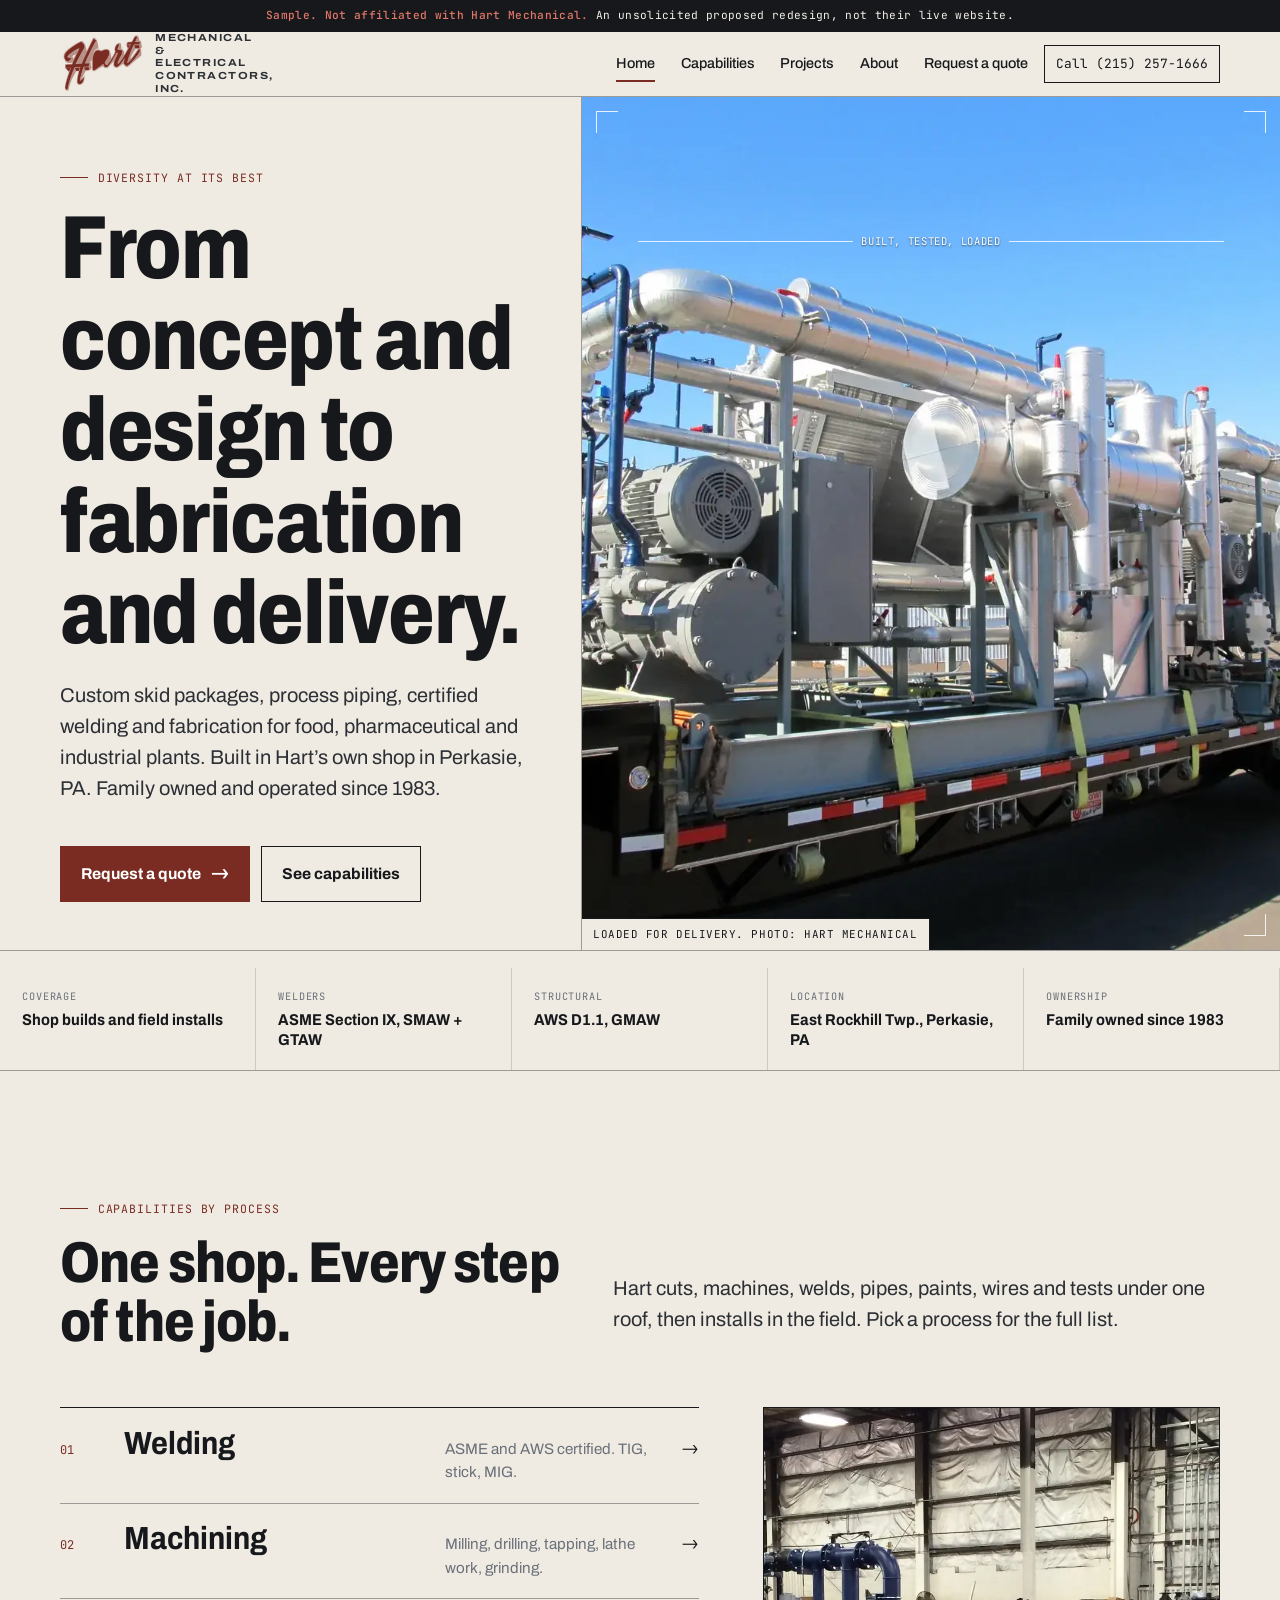
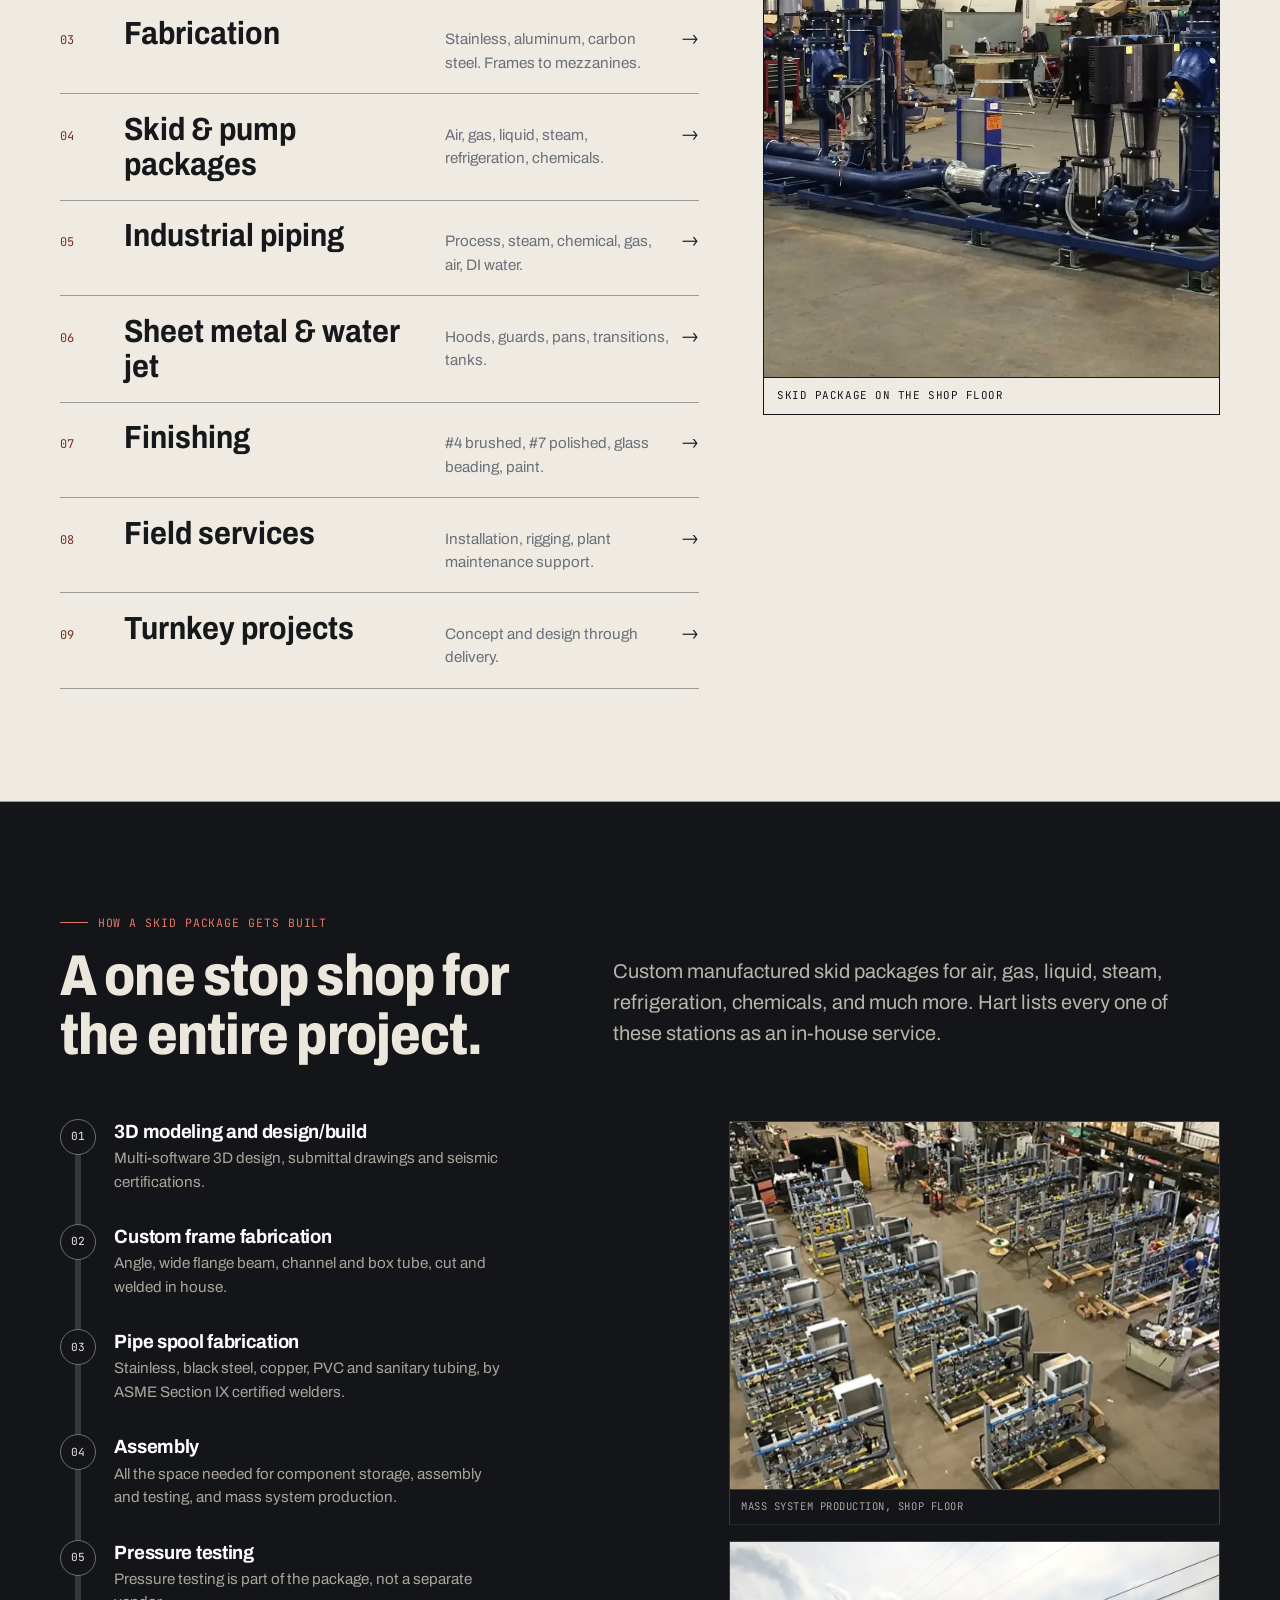
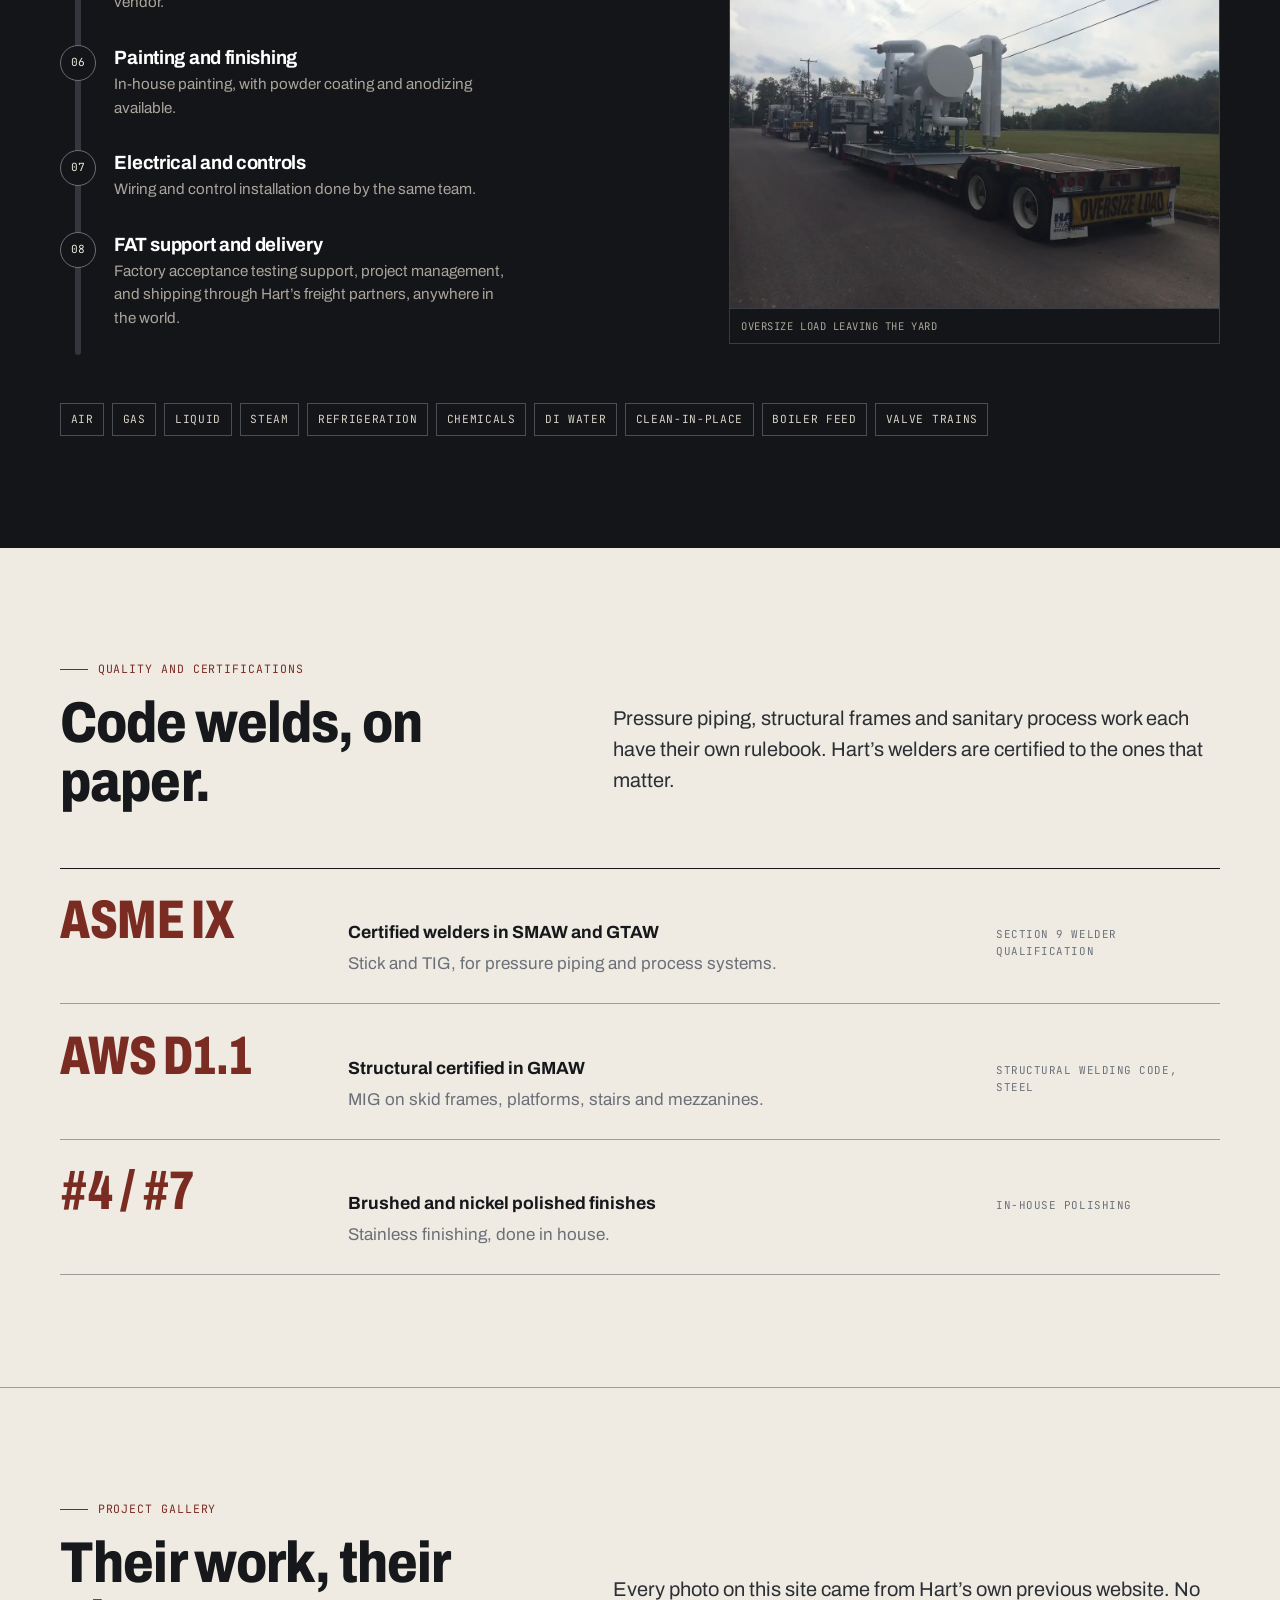
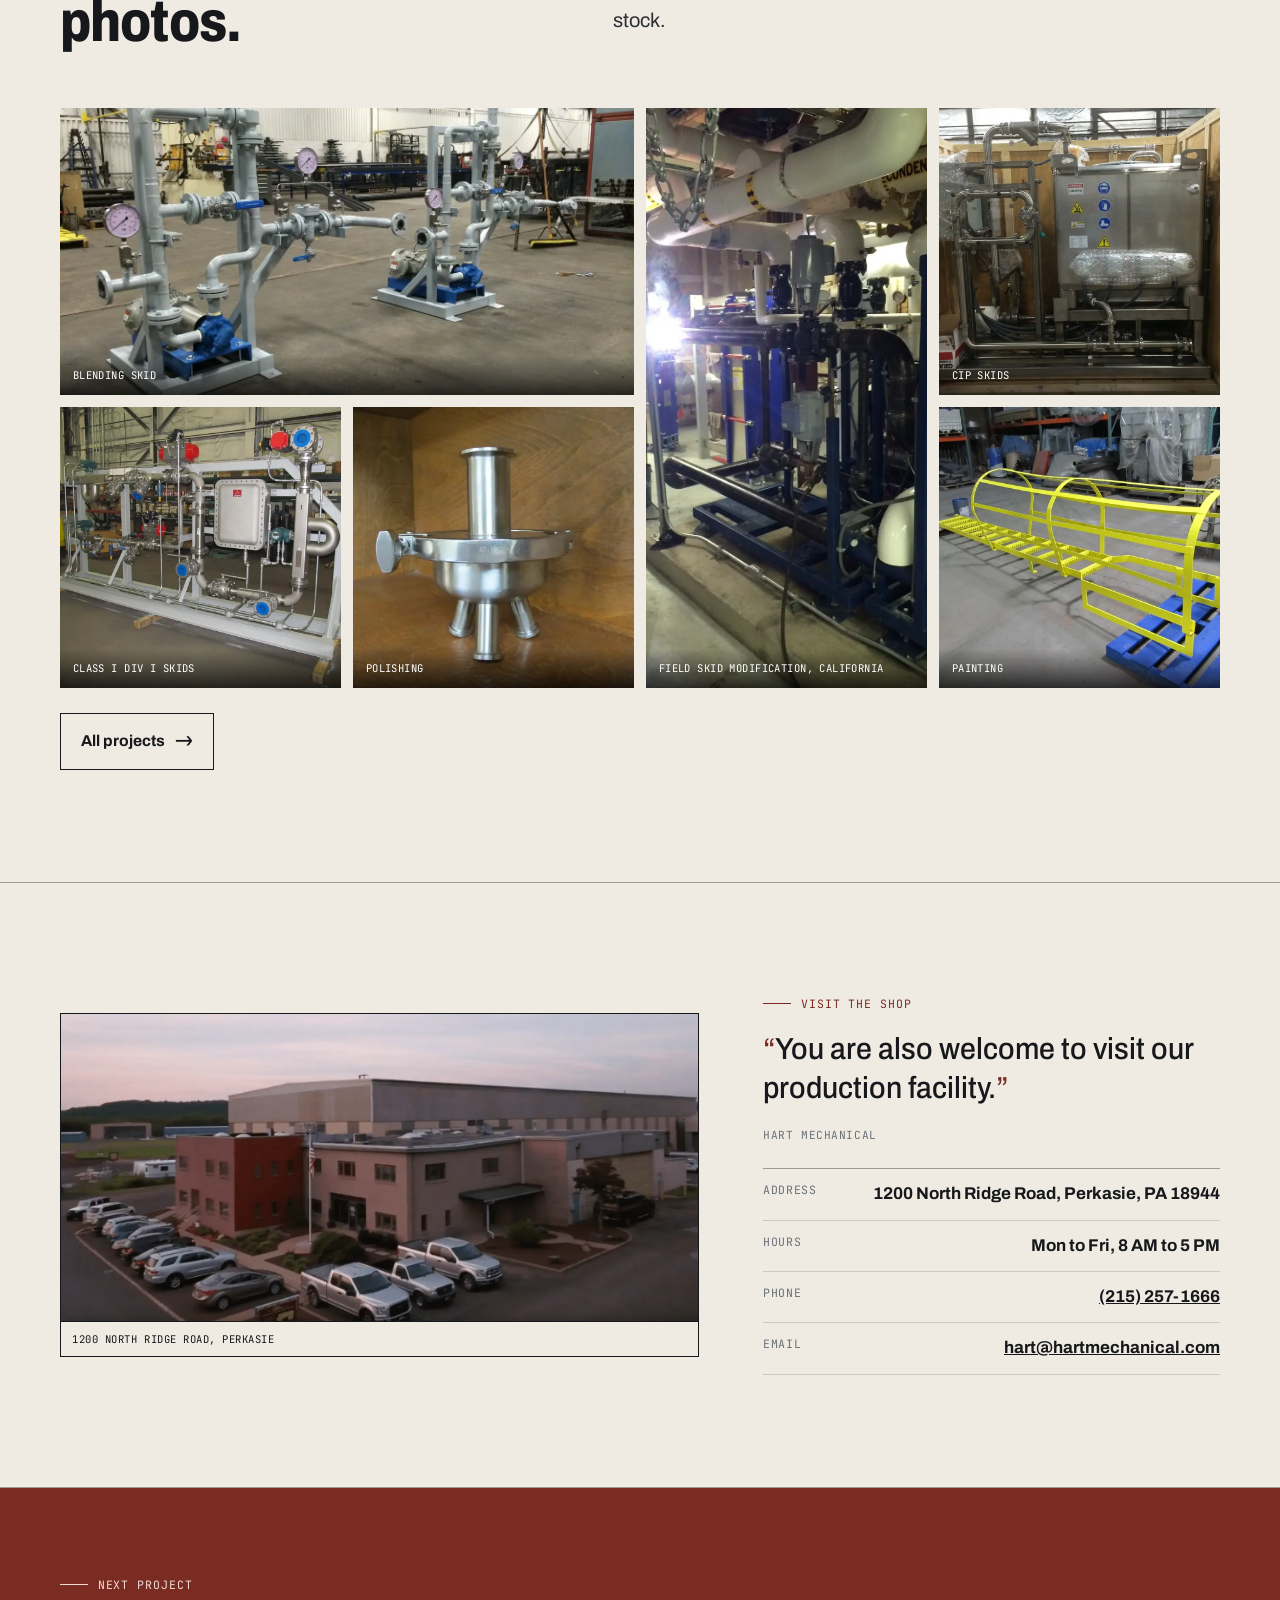
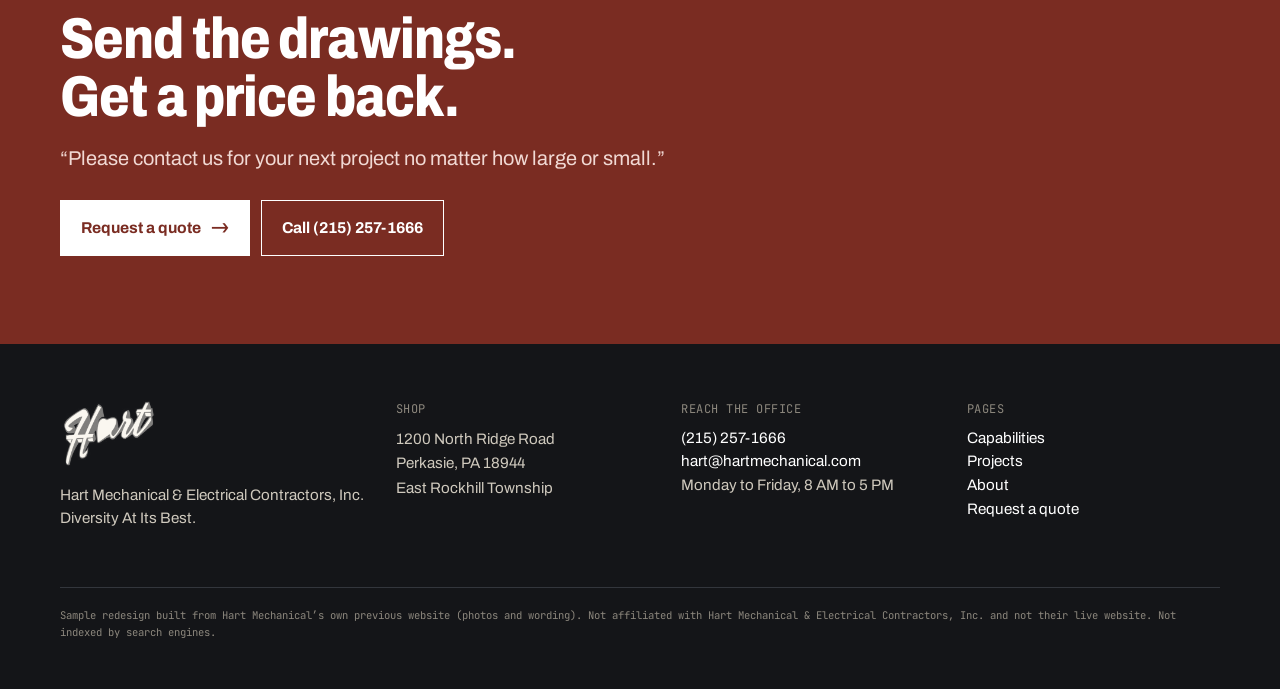
<file: index.html>
<!doctype html>
<html lang="en">
<head>
<meta charset="utf-8">
<meta name="viewport" content="width=device-width, initial-scale=1">
<meta name="robots" content="noindex, nofollow, noarchive">
<meta name="googlebot" content="noindex, nofollow, noarchive">
<title>Skids, process piping and fabrication in Perkasie, PA | Hart Mechanical (sample redesign)</title>
<meta name="description" content="Sample redesign for Hart Mechanical and Electrical Contractors, Perkasie PA: custom skid packages, industrial piping, certified welding and fabrication.">
<meta name="theme-color" content="#16181b">
<link rel="icon" href="img/logo-hart-red.png">
<link rel="preconnect" href="https://fonts.googleapis.com">
<link rel="preconnect" href="https://fonts.gstatic.com" crossorigin>
<link rel="stylesheet" href="https://fonts.googleapis.com/css2?family=Archivo:wdth,wght@62..125,400..900&family=JetBrains+Mono:wght@400;500&display=swap">
<link rel="stylesheet" href="style.css">
<script src="site.js" defer></script>
</head>
<body>
<a class="skip" href="#main">Skip to content</a>
<div class="ribbon" role="note"><div class="wrap"><strong>Sample. Not affiliated with Hart Mechanical.</strong> An unsolicited proposed redesign, not their live website.</div></div>
<header class="site-head">
  <div class="wrap head-in">
    <a class="brand" href="index.html" aria-label="Hart Mechanical and Electrical Contractors, home">
      <img src="img/logo-hart-red.png" alt="Hart" width="324" height="227">
      <span>Mechanical &amp; Electrical Contractors, Inc.</span>
    </a>
    <nav class="nav" aria-label="Main"><a href="index.html" aria-current="page">Home</a><a href="capabilities.html">Capabilities</a><a href="projects.html">Projects</a><a href="about.html">About</a><a href="quote.html">Request a quote</a></nav>
    <a class="head-call" href="tel:+12152571666"><span class="long">Call </span>(215) 257-1666</a>
    <details class="menu">
      <summary aria-label="Open menu">Menu</summary>
      <nav class="menu-panel" aria-label="Mobile"><a href="index.html" aria-current="page">Home</a><a href="capabilities.html">Capabilities</a><a href="projects.html">Projects</a><a href="about.html">About</a><a href="quote.html">Request a quote</a></nav>
    </details>
  </div>
</header>
<main id="main">

<section class="hero">
  <div class="hero-grid">
    <div class="hero-copy">
      <p class="eyebrow">Diversity At Its Best</p>
      <h1>From concept and design to fabrication and delivery.</h1>
      <p class="lede">Custom skid packages, process piping, certified welding and fabrication for food, pharmaceutical and industrial plants. Built in Hart&rsquo;s own shop in Perkasie, PA. Family owned and operated since 1983.</p>
      <div class="btns">
        <a class="btn btn-hart" href="quote.html">Request a quote <span class="arr">-&gt;</span></a>
        <a class="btn" href="capabilities.html">See capabilities</a>
      </div>
    </div>
    <figure class="hero-fig">
      <img src="img/hero-skid-flatbed.webp" alt="Insulated skid package strapped to a flatbed trailer outside the Hart shop" width="1500" height="1125" fetchpriority="high">
      <span class="reg tl" aria-hidden="true"></span><span class="reg tr" aria-hidden="true"></span><span class="reg br" aria-hidden="true"></span>
      <div class="dim" aria-hidden="true"><span>Built, tested, loaded</span></div>
      <figcaption>Loaded for delivery. Photo: Hart Mechanical</figcaption>
    </figure>
  </div>
</section>

<section aria-label="Shop at a glance">
  <dl class="tblock">
    <div><dt>Coverage</dt><dd>Shop builds and field installs</dd></div>
    <div><dt>Welders</dt><dd>ASME Section IX, SMAW + GTAW</dd></div>
    <div><dt>Structural</dt><dd>AWS D1.1, GMAW</dd></div>
    <div><dt>Location</dt><dd>East Rockhill Twp., Perkasie, PA</dd></div>
    <div><dt>Ownership</dt><dd>Family owned since 1983</dd></div>
  </dl>
</section>

<section class="sec" id="capabilities">
  <div class="wrap">
    <div class="sec-head">
      <div><p class="eyebrow">Capabilities by process</p><h2>One shop. Every step of the job.</h2></div>
      <p class="lede">Hart cuts, machines, welds, pipes, paints, wires and tests under one roof, then installs in the field. Pick a process for the full list.</p>
    </div>
    <div class="pwrap">
      <ol class="pindex">
<li><a href="capabilities.html#welding" data-img="img/field-california-weld.webp" data-alt="Welding on a field skid modification, California" data-cap="Field skid modification in California"><span class="n">01</span><span class="t">Welding</span><span class="d">ASME and AWS certified. TIG, stick, MIG.</span><span class="go" aria-hidden="true">-&gt;</span></a></li>
<li><a href="capabilities.html#machining" data-img="img/polish-sanitary-valve.webp" data-alt="Polished stainless sanitary fitting" data-cap="From the polishing page"><span class="n">02</span><span class="t">Machining</span><span class="d">Milling, drilling, tapping, lathe work, grinding.</span><span class="go" aria-hidden="true">-&gt;</span></a></li>
<li><a href="capabilities.html#fabrication" data-img="img/fab-platform.webp" data-alt="Fabricated platform with yellow guard rails" data-cap="Platform with rails, painted"><span class="n">03</span><span class="t">Fabrication</span><span class="d">Stainless, aluminum, carbon steel. Frames to mezzanines.</span><span class="go" aria-hidden="true">-&gt;</span></a></li>
<li><a href="capabilities.html#skids" data-img="img/skid-blue-shop.webp" data-alt="Pump skid with blue piping on the shop floor" data-cap="Skid package on the shop floor"><span class="n">04</span><span class="t">Skid &amp; pump packages</span><span class="d">Air, gas, liquid, steam, refrigeration, chemicals.</span><span class="go" aria-hidden="true">-&gt;</span></a></li>
<li><a href="capabilities.html#piping" data-img="img/skid-vt-shop.webp" data-alt="Long valve train skid on the shop floor" data-cap="VT skids"><span class="n">05</span><span class="t">Industrial piping</span><span class="d">Process, steam, chemical, gas, air, DI water.</span><span class="go" aria-hidden="true">-&gt;</span></a></li>
<li><a href="capabilities.html#sheet-metal" data-img="img/specialty-hood.webp" data-alt="Stainless steel kitchen hood installed over a range" data-cap="Specialty project: stainless hood"><span class="n">06</span><span class="t">Sheet metal &amp; water jet</span><span class="d">Hoods, guards, pans, transitions, tanks.</span><span class="go" aria-hidden="true">-&gt;</span></a></li>
<li><a href="capabilities.html#finishing" data-img="img/polish-cone.webp" data-alt="Polished stainless transition, inside view" data-cap="From the polishing page"><span class="n">07</span><span class="t">Finishing</span><span class="d">#4 brushed, #7 polished, glass beading, paint.</span><span class="go" aria-hidden="true">-&gt;</span></a></li>
<li><a href="capabilities.html#field" data-img="img/field-west-chester-crane.webp" data-alt="Crane setting equipment on a plant roof, West Chester" data-cap="West Chester project"><span class="n">08</span><span class="t">Field services</span><span class="d">Installation, rigging, plant maintenance support.</span><span class="go" aria-hidden="true">-&gt;</span></a></li>
<li><a href="capabilities.html#turnkey" data-img="img/turnkey-plant.webp" data-alt="Process plant floor with stainless tanks" data-cap="From the turnkey projects page"><span class="n">09</span><span class="t">Turnkey projects</span><span class="d">Concept and design through delivery.</span><span class="go" aria-hidden="true">-&gt;</span></a></li>
      </ol>
      <figure class="ppeek" aria-hidden="true">
        <img src="img/skid-blue-shop.webp" alt="" width="1400" height="1050" loading="lazy">
        <figcaption>Skid package on the shop floor</figcaption>
      </figure>
    </div>
  </div>
</section>

<section class="sec seq-sec" id="skids">
  <div class="wrap">
    <div class="sec-head">
      <div><p class="eyebrow">How a skid package gets built</p><h2>A one stop shop for the entire project.</h2></div>
      <p class="lede">Custom manufactured skid packages for air, gas, liquid, steam, refrigeration, chemicals, and much more. Hart lists every one of these stations as an in-house service.</p>
    </div>
    <div class="seq-grid">
      <div class="seq"><span class="flow" aria-hidden="true"></span><ol>
        <li><h3>3D modeling and design/build</h3><p>Multi-software 3D design, submittal drawings and seismic certifications.</p></li>
        <li><h3>Custom frame fabrication</h3><p>Angle, wide flange beam, channel and box tube, cut and welded in house.</p></li>
        <li><h3>Pipe spool fabrication</h3><p>Stainless, black steel, copper, PVC and sanitary tubing, by ASME Section IX certified welders.</p></li>
        <li><h3>Assembly</h3><p>All the space needed for component storage, assembly and testing, and mass system production.</p></li>
        <li><h3>Pressure testing</h3><p>Pressure testing is part of the package, not a separate vendor.</p></li>
        <li><h3>Painting and finishing</h3><p>In-house painting, with powder coating and anodizing available.</p></li>
        <li><h3>Electrical and controls</h3><p>Wiring and control installation done by the same team.</p></li>
        <li><h3>FAT support and delivery</h3><p>Factory acceptance testing support, project management, and shipping through Hart&rsquo;s freight partners, anywhere in the world.</p></li>
      </ol></div>
      <div class="seq-photos">
        <figure class="seq-photo clip"><img src="img/skid-production-run.webp" alt="Rows of identical skid frames being built on the shop floor" width="640" height="626" loading="lazy"><figcaption>Mass system production, shop floor</figcaption></figure>
        <figure class="seq-photo clip"><img src="img/ship-oversize.webp" alt="Large skid on a lowboy trailer marked oversize load" width="1200" height="900" loading="lazy"><figcaption>Oversize load leaving the yard</figcaption></figure>
      </div>
    </div>
    <div class="seq-tags" aria-label="Skid media">
      <span>Air</span><span>Gas</span><span>Liquid</span><span>Steam</span><span>Refrigeration</span><span>Chemicals</span><span>DI water</span><span>Clean-in-place</span><span>Boiler feed</span><span>Valve trains</span>
    </div>
  </div>
</section>

<section class="sec" id="quality">
  <div class="wrap">
    <div class="sec-head">
      <div><p class="eyebrow">Quality and certifications</p><h2>Code welds, on paper.</h2></div>
      <p class="lede">Pressure piping, structural frames and sanitary process work each have their own rulebook. Hart&rsquo;s welders are certified to the ones that matter.</p>
    </div>
    <div class="certs">
      <div class="cert rv"><span class="code">ASME IX</span><div><div class="what">Certified welders in SMAW and GTAW</div><p style="margin:.3rem 0 0;color:var(--steel)">Stick and TIG, for pressure piping and process systems.</p></div><span class="src">Section 9 welder qualification</span></div>
      <div class="cert rv"><span class="code">AWS D1.1</span><div><div class="what">Structural certified in GMAW</div><p style="margin:.3rem 0 0;color:var(--steel)">MIG on skid frames, platforms, stairs and mezzanines.</p></div><span class="src">Structural welding code, steel</span></div>
      <div class="cert rv"><span class="code">#4 / #7</span><div><div class="what">Brushed and nickel polished finishes</div><p style="margin:.3rem 0 0;color:var(--steel)">Stainless finishing, done in house.</p></div><span class="src">In-house polishing</span></div>
    </div>
  </div>
</section>

<section class="sec" id="work">
  <div class="wrap">
    <div class="sec-head">
      <div><p class="eyebrow">Project gallery</p><h2>Their work, their photos.</h2></div>
      <p class="lede">Every photo on this site came from Hart&rsquo;s own previous website. No stock.</p>
    </div>
    <div class="gal">
      <figure class="wide"><a href="img/skid-blending.webp"><img src="img/skid-blending.webp" alt="Two blending skids with pumps and gauges" width="1200" height="900" loading="lazy" decoding="async"></a><figcaption>Blending skid</figcaption></figure>
      <figure class="tall"><a href="img/field-california-weld.webp"><img src="img/field-california-weld.webp" alt="Welder working inside a skid in a plant" width="1000" height="1333" loading="lazy" decoding="async"></a><figcaption>Field skid modification, California</figcaption></figure>
      <figure><a href="img/skid-cip-crated.webp"><img src="img/skid-cip-crated.webp" alt="Stainless CIP skid crated for shipping" width="1200" height="900" loading="lazy" decoding="async"></a><figcaption>CIP skids</figcaption></figure>
      <figure><a href="img/skid-class1div1.webp"><img src="img/skid-class1div1.webp" alt="Skid with explosion-proof enclosure and piping" width="1200" height="900" loading="lazy" decoding="async"></a><figcaption>Class I Div I skids</figcaption></figure>
      <figure><a href="img/polish-sanitary-valve.webp"><img src="img/polish-sanitary-valve.webp" alt="Polished stainless sanitary fitting" width="1200" height="900" loading="lazy" decoding="async"></a><figcaption>Polishing</figcaption></figure>
      <figure><a href="img/fab-cage-ladder.webp"><img src="img/fab-cage-ladder.webp" alt="Yellow caged ladder fabricated in the shop" width="1200" height="900" loading="lazy" decoding="async"></a><figcaption>Painting</figcaption></figure>
    </div>
    <div class="btns"><a class="btn" href="projects.html">All projects <span class="arr">-&gt;</span></a></div>
  </div>
</section>

<section class="sec" id="facility">
  <div class="wrap fac">
    <figure class="clip"><img src="img/facility-aerial.webp" alt="Aerial view of the Hart Mechanical facility and parking lot at dusk" width="1500" height="724" loading="lazy"><figcaption>1200 North Ridge Road, Perkasie</figcaption></figure>
    <div>
      <p class="eyebrow">Visit the shop</p>
      <p class="quote-own">You are also welcome to visit our production facility.</p>
      <p class="attr">Hart Mechanical</p>
      <ul class="facts">
        <li><span>Address</span><span>1200 North Ridge Road, Perkasie, PA 18944</span></li>
        <li><span>Hours</span><span>Mon to Fri, 8 AM to 5 PM</span></li>
        <li><span>Phone</span><span><a href="tel:+12152571666">(215) 257-1666</a></span></li>
        <li><span>Email</span><span><a href="mailto:hart@hartmechanical.com">hart@hartmechanical.com</a></span></li>
      </ul>
    </div>
  </div>
</section>
<section class="cta">
  <div class="wrap">
    <p class="eyebrow" style="color:#f1d9d4">Next project</p>
    <h2>Send the drawings. Get a price back.</h2>
    <p class="lede" style="margin-top:1rem">&ldquo;Please contact us for your next project no matter how large or small.&rdquo;</p>
    <div class="btns">
      <a class="btn btn-white" href="quote.html">Request a quote <span class="arr">-&gt;</span></a>
      <a class="btn" href="tel:+12152571666">Call (215) 257-1666</a>
    </div>
  </div>
</section>
</main>
<footer class="foot-site">
  <div class="wrap">
    <div class="foot-grid">
      <div>
        <img src="img/logo-hart-white.png" alt="Hart" width="324" height="227">
        <p style="margin-top:1rem">Hart Mechanical &amp; Electrical Contractors, Inc.<br>Diversity At Its Best.</p>
      </div>
      <div>
        <span class="mono">Shop</span>
        <address>1200 North Ridge Road<br>Perkasie, PA 18944<br>East Rockhill Township</address>
      </div>
      <div>
        <span class="mono">Reach the office</span>
        <a href="tel:+12152571666">(215) 257-1666</a><br>
        <a href="mailto:hart@hartmechanical.com">hart@hartmechanical.com</a><br>
        Monday to Friday, 8 AM to 5 PM
      </div>
      <div>
        <span class="mono">Pages</span>
        <a href="capabilities.html">Capabilities</a><br>
        <a href="projects.html">Projects</a><br>
        <a href="about.html">About</a><br>
        <a href="quote.html">Request a quote</a>
      </div>
    </div>
    <p class="legal">Sample redesign built from Hart Mechanical&rsquo;s own previous website (photos and wording). Not affiliated with Hart Mechanical &amp; Electrical Contractors, Inc. and not their live website. Not indexed by search engines.</p>
  </div>
</footer>
</body>
</html>
</file>
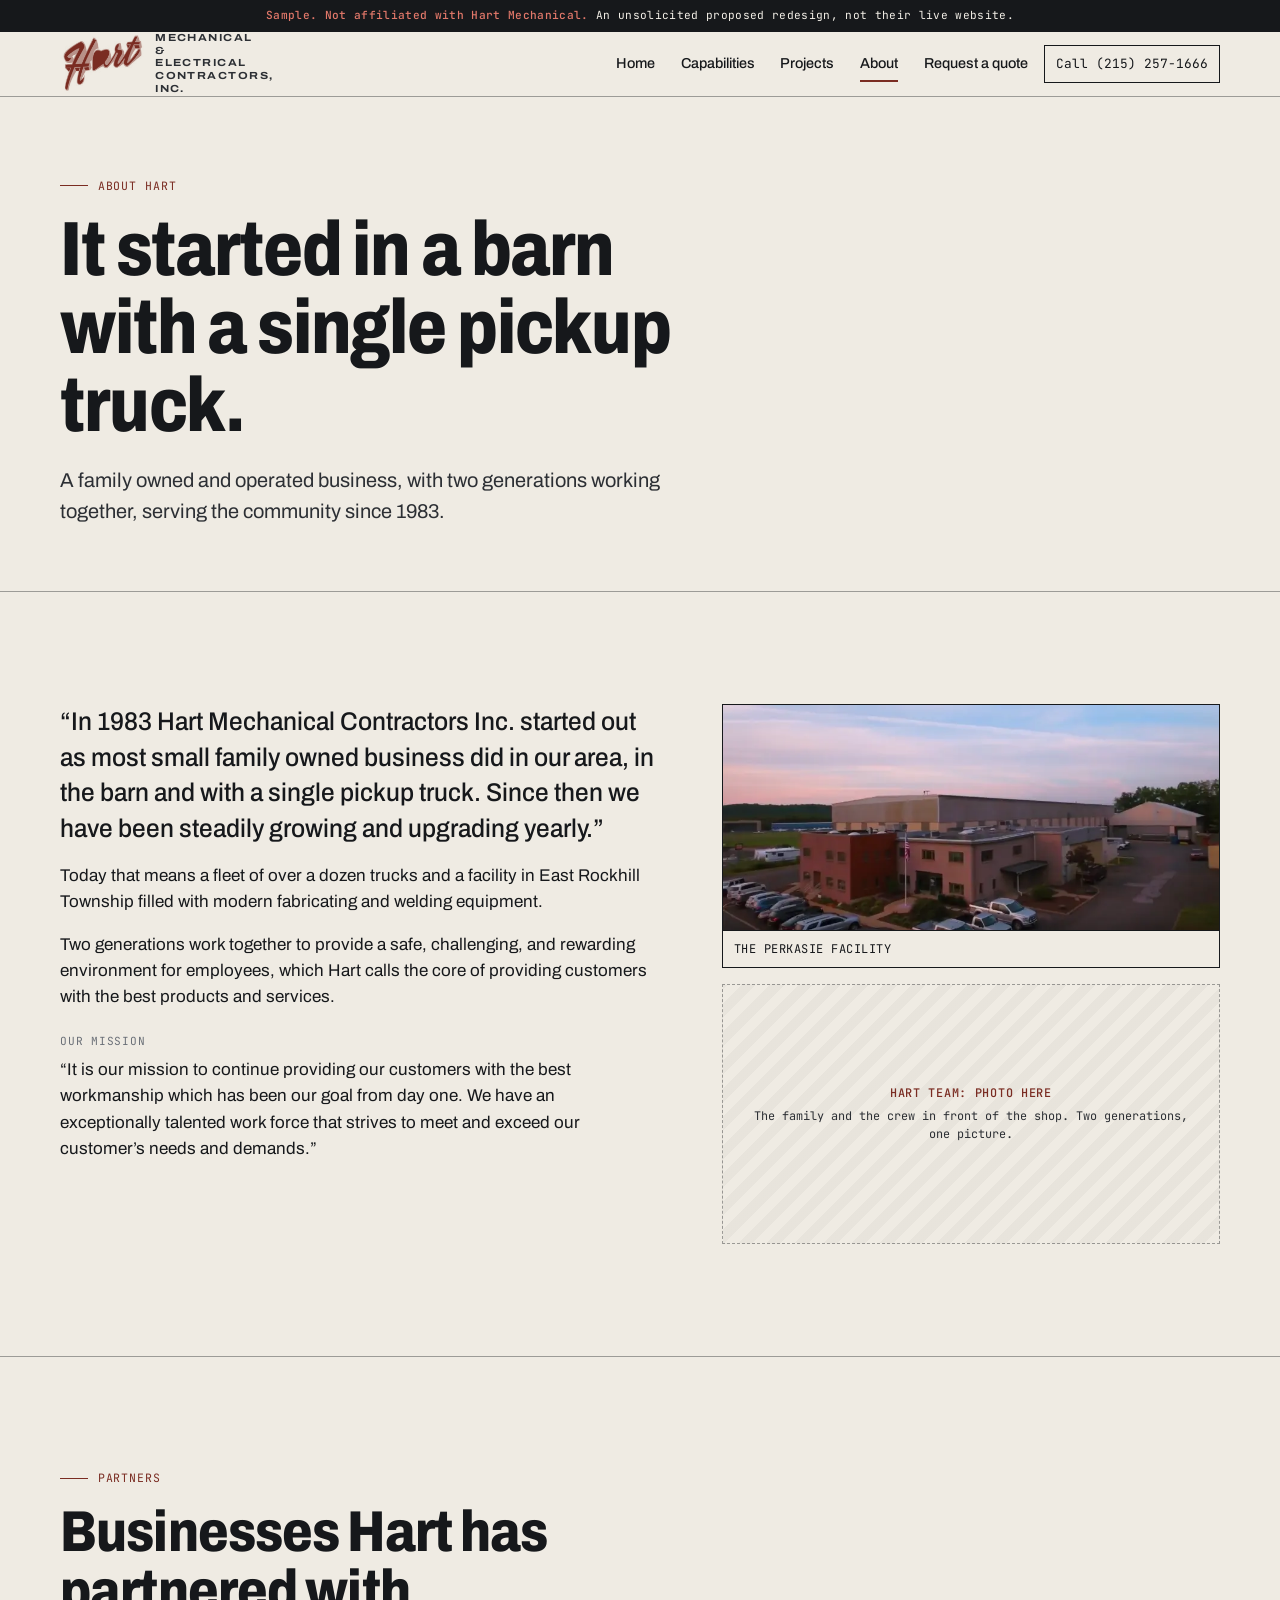
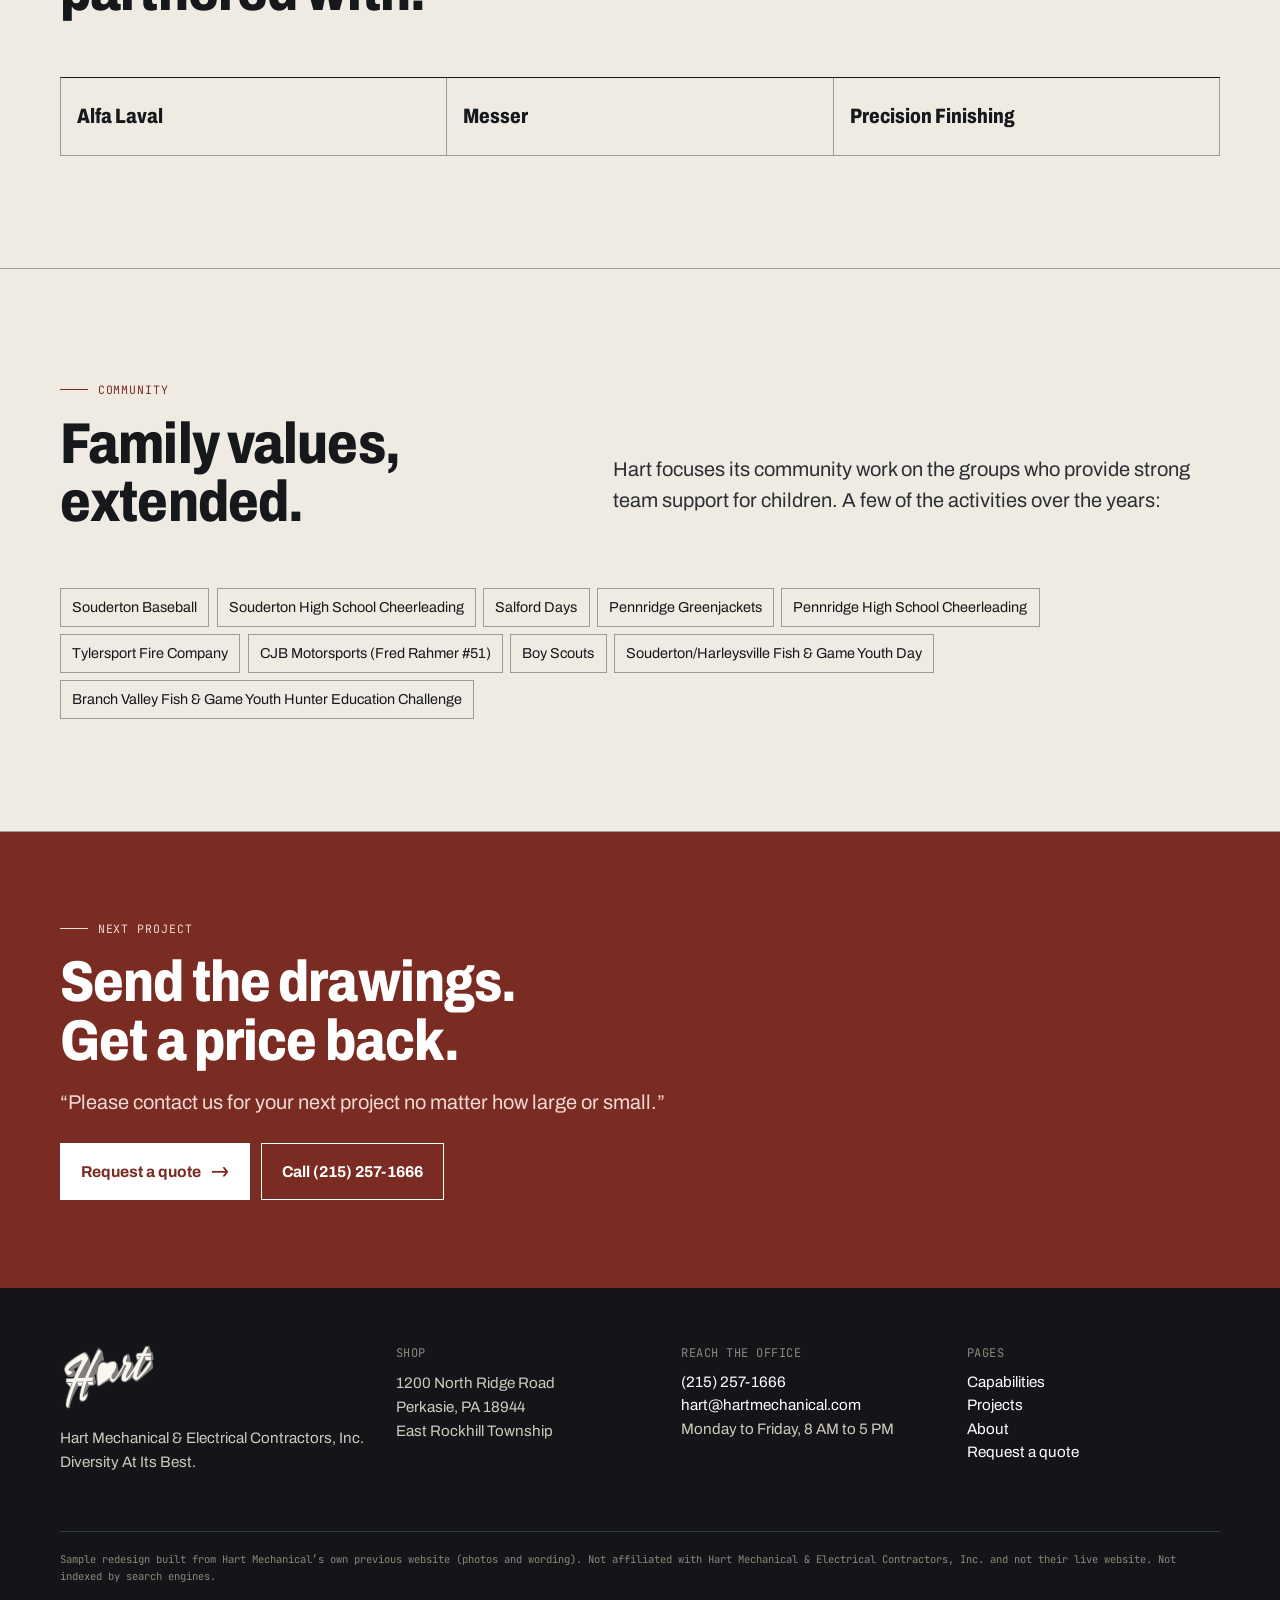
<file: about.html>
<!doctype html>
<html lang="en">
<head>
<meta charset="utf-8">
<meta name="viewport" content="width=device-width, initial-scale=1">
<meta name="robots" content="noindex, nofollow, noarchive">
<meta name="googlebot" content="noindex, nofollow, noarchive">
<title>About | Hart Mechanical (sample redesign)</title>
<meta name="description" content="Hart Mechanical and Electrical Contractors: family owned and operated in Perkasie, PA since 1983. Sample redesign.">
<meta name="theme-color" content="#16181b">
<link rel="icon" href="img/logo-hart-red.png">
<link rel="preconnect" href="https://fonts.googleapis.com">
<link rel="preconnect" href="https://fonts.gstatic.com" crossorigin>
<link rel="stylesheet" href="https://fonts.googleapis.com/css2?family=Archivo:wdth,wght@62..125,400..900&family=JetBrains+Mono:wght@400;500&display=swap">
<link rel="stylesheet" href="style.css">
<script src="site.js" defer></script>
</head>
<body>
<a class="skip" href="#main">Skip to content</a>
<div class="ribbon" role="note"><div class="wrap"><strong>Sample. Not affiliated with Hart Mechanical.</strong> An unsolicited proposed redesign, not their live website.</div></div>
<header class="site-head">
  <div class="wrap head-in">
    <a class="brand" href="index.html" aria-label="Hart Mechanical and Electrical Contractors, home">
      <img src="img/logo-hart-red.png" alt="Hart" width="324" height="227">
      <span>Mechanical &amp; Electrical Contractors, Inc.</span>
    </a>
    <nav class="nav" aria-label="Main"><a href="index.html">Home</a><a href="capabilities.html">Capabilities</a><a href="projects.html">Projects</a><a href="about.html" aria-current="page">About</a><a href="quote.html">Request a quote</a></nav>
    <a class="head-call" href="tel:+12152571666"><span class="long">Call </span>(215) 257-1666</a>
    <details class="menu">
      <summary aria-label="Open menu">Menu</summary>
      <nav class="menu-panel" aria-label="Mobile"><a href="index.html">Home</a><a href="capabilities.html">Capabilities</a><a href="projects.html">Projects</a><a href="about.html" aria-current="page">About</a><a href="quote.html">Request a quote</a></nav>
    </details>
  </div>
</header>
<main id="main">
<section class="phead"><div class="wrap">
  <p class="eyebrow">About Hart</p>
  <h1>It started in a barn with a single pickup truck.</h1>
  <p class="lede">A family owned and operated business, with two generations working together, serving the community since 1983.</p>
</div></section>
<section class="sec"><div class="wrap story">
  <div>
    <p class="big-p">&ldquo;In 1983 Hart Mechanical Contractors Inc. started out as most small family owned business did in our area, in the barn and with a single pickup truck. Since then we have been steadily growing and upgrading yearly.&rdquo;</p>
    <p>Today that means a fleet of over a dozen trucks and a facility in East Rockhill Township filled with modern fabricating and welding equipment.</p>
    <p>Two generations work together to provide a safe, challenging, and rewarding environment for employees, which Hart calls the core of providing customers with the best products and services.</p>
    <p class="sub">Our mission</p>
    <p>&ldquo;It is our mission to continue providing our customers with the best workmanship which has been our goal from day one. We have an exceptionally talented work force that strives to meet and exceed our customer&rsquo;s needs and demands.&rdquo;</p>
  </div>
  <div style="display:grid;gap:1rem;align-content:start">
    <figure class="clip" style="margin:0;border:1px solid var(--ink)"><img src="img/facility-aerial-2.webp" alt="Aerial view of the Hart Mechanical building at 1200 North Ridge Road" width="827" height="376" loading="lazy"><figcaption class="mono" style="padding:.55rem .7rem;border-top:1px solid var(--ink)">The Perkasie facility</figcaption></figure>
    <div class="ph" style="min-height:260px"><div><strong>Hart team: photo here</strong>The family and the crew in front of the shop. Two generations, one picture.</div></div>
  </div>
</div></section>
<section class="sec"><div class="wrap">
  <div class="sec-head"><div><p class="eyebrow">Partners</p><h2>Businesses Hart has partnered with.</h2></div></div>
  <ul class="partners"><li>Alfa Laval</li><li>Messer</li><li>Precision Finishing</li></ul>
</div></section>
<section class="sec"><div class="wrap">
  <div class="sec-head"><div><p class="eyebrow">Community</p><h2>Family values, extended.</h2></div>
  <p class="lede">Hart focuses its community work on the groups who provide strong team support for children. A few of the activities over the years:</p></div>
  <ul class="community"><li>Souderton Baseball</li><li>Souderton High School Cheerleading</li><li>Salford Days</li><li>Pennridge Greenjackets</li><li>Pennridge High School Cheerleading</li><li>Tylersport Fire Company</li><li>CJB Motorsports (Fred Rahmer #51)</li><li>Boy Scouts</li><li>Souderton/Harleysville Fish &amp; Game Youth Day</li><li>Branch Valley Fish &amp; Game Youth Hunter Education Challenge</li></ul>
</div></section>
<section class="cta">
  <div class="wrap">
    <p class="eyebrow" style="color:#f1d9d4">Next project</p>
    <h2>Send the drawings. Get a price back.</h2>
    <p class="lede" style="margin-top:1rem">&ldquo;Please contact us for your next project no matter how large or small.&rdquo;</p>
    <div class="btns">
      <a class="btn btn-white" href="quote.html">Request a quote <span class="arr">-&gt;</span></a>
      <a class="btn" href="tel:+12152571666">Call (215) 257-1666</a>
    </div>
  </div>
</section>
</main>
<footer class="foot-site">
  <div class="wrap">
    <div class="foot-grid">
      <div>
        <img src="img/logo-hart-white.png" alt="Hart" width="324" height="227">
        <p style="margin-top:1rem">Hart Mechanical &amp; Electrical Contractors, Inc.<br>Diversity At Its Best.</p>
      </div>
      <div>
        <span class="mono">Shop</span>
        <address>1200 North Ridge Road<br>Perkasie, PA 18944<br>East Rockhill Township</address>
      </div>
      <div>
        <span class="mono">Reach the office</span>
        <a href="tel:+12152571666">(215) 257-1666</a><br>
        <a href="mailto:hart@hartmechanical.com">hart@hartmechanical.com</a><br>
        Monday to Friday, 8 AM to 5 PM
      </div>
      <div>
        <span class="mono">Pages</span>
        <a href="capabilities.html">Capabilities</a><br>
        <a href="projects.html">Projects</a><br>
        <a href="about.html">About</a><br>
        <a href="quote.html">Request a quote</a>
      </div>
    </div>
    <p class="legal">Sample redesign built from Hart Mechanical&rsquo;s own previous website (photos and wording). Not affiliated with Hart Mechanical &amp; Electrical Contractors, Inc. and not their live website. Not indexed by search engines.</p>
  </div>
</footer>
</body>
</html>
</file>
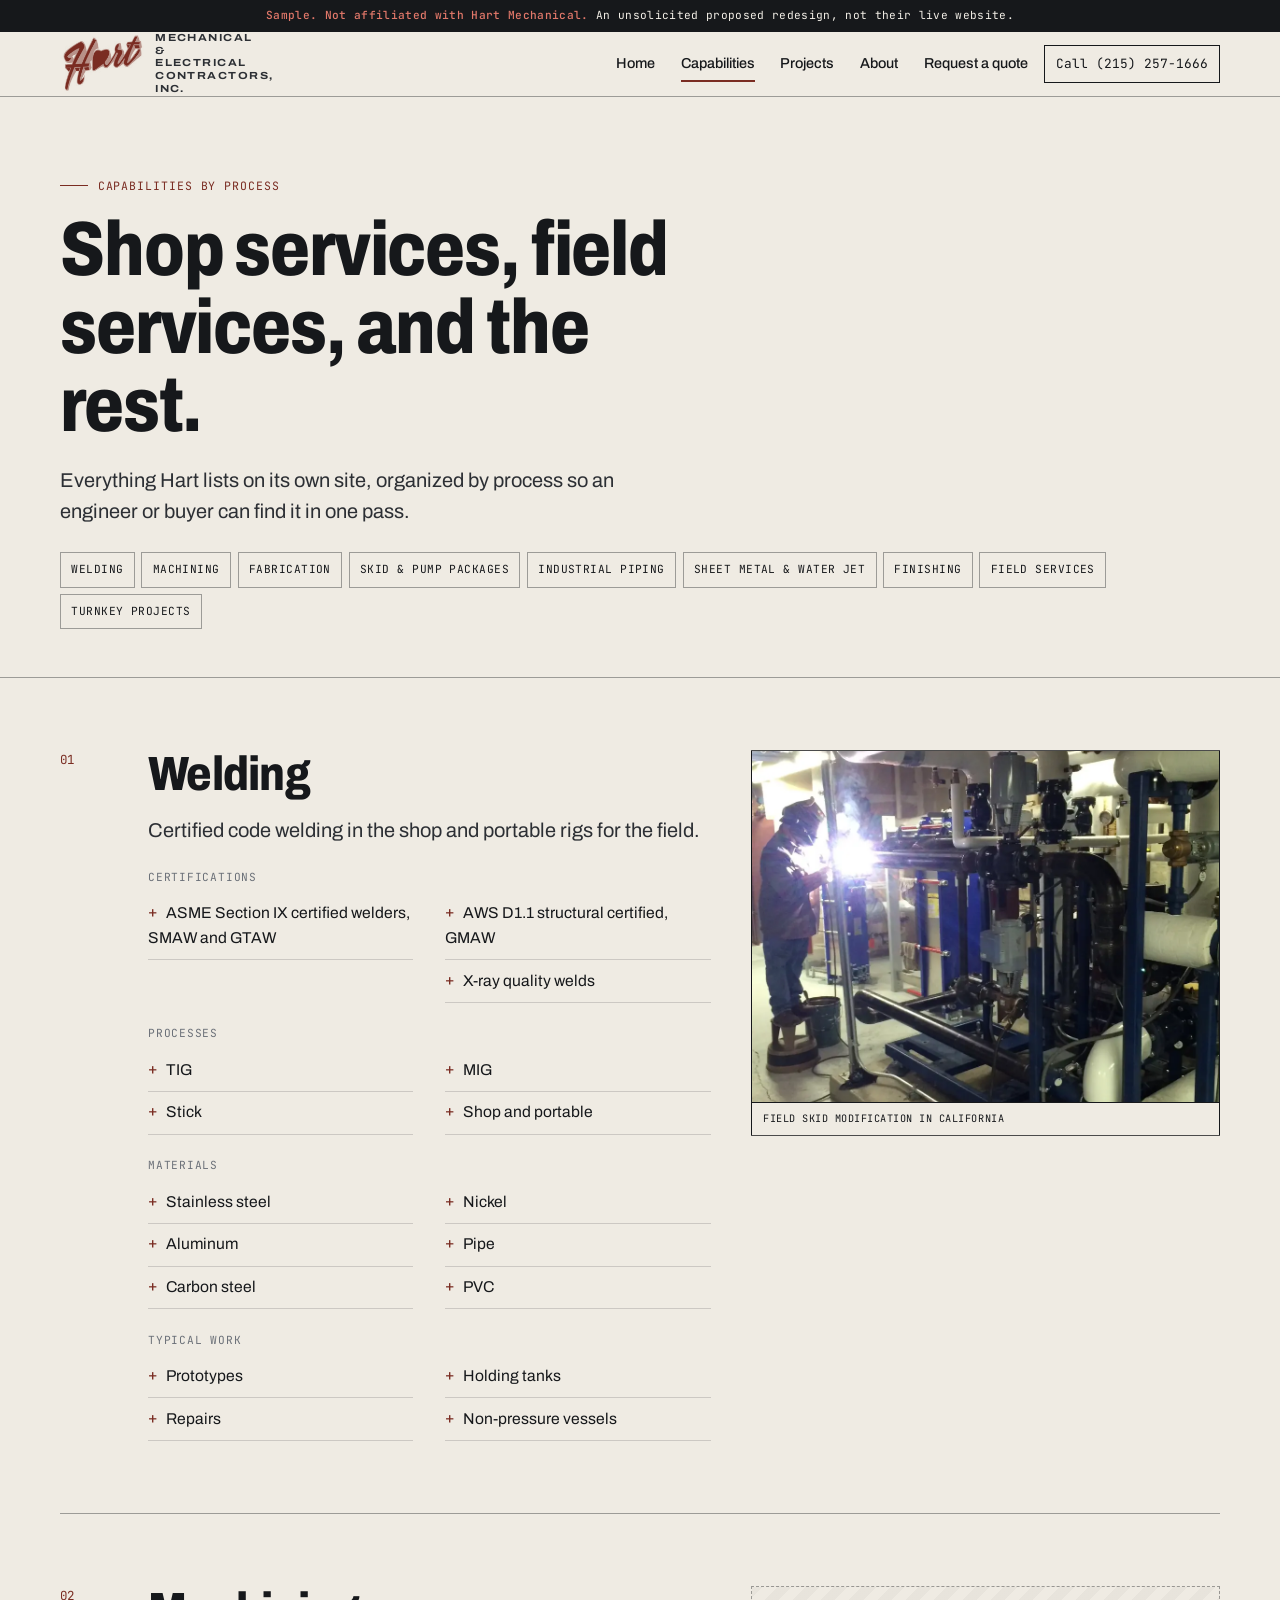
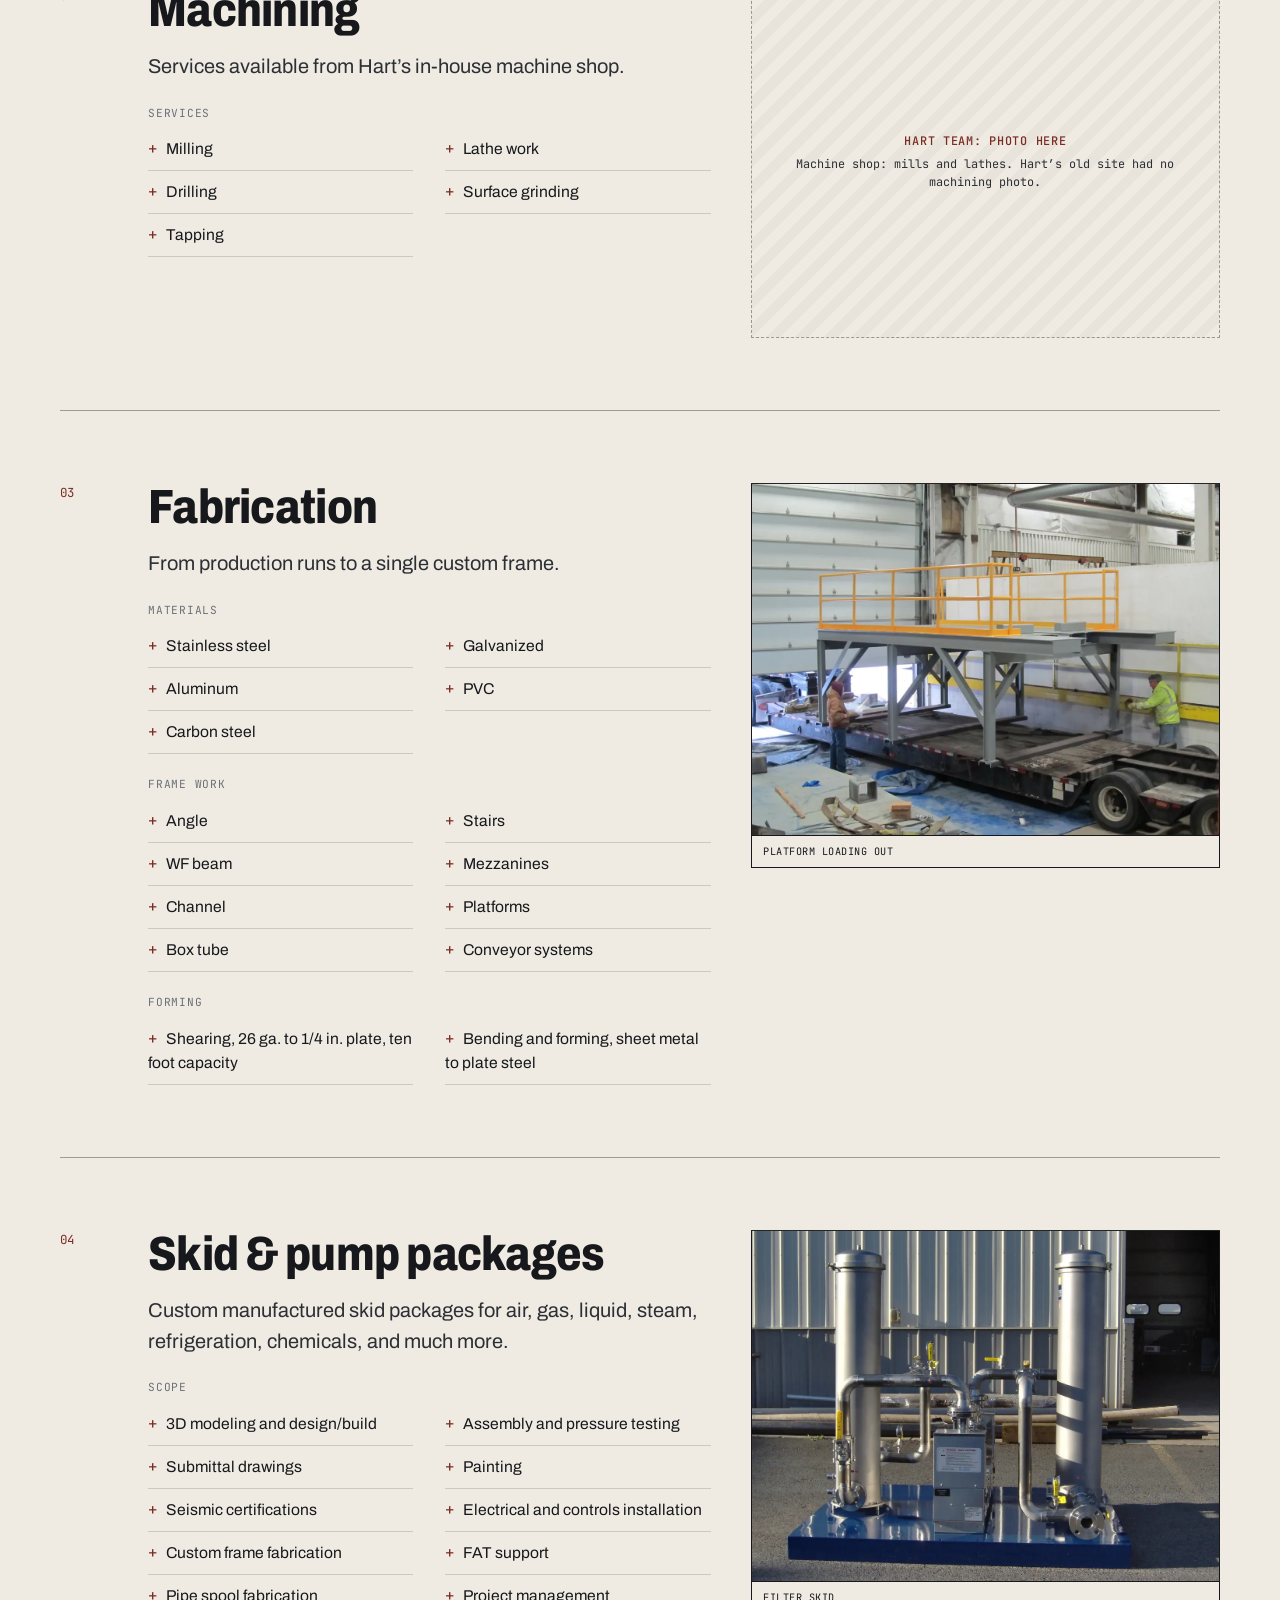
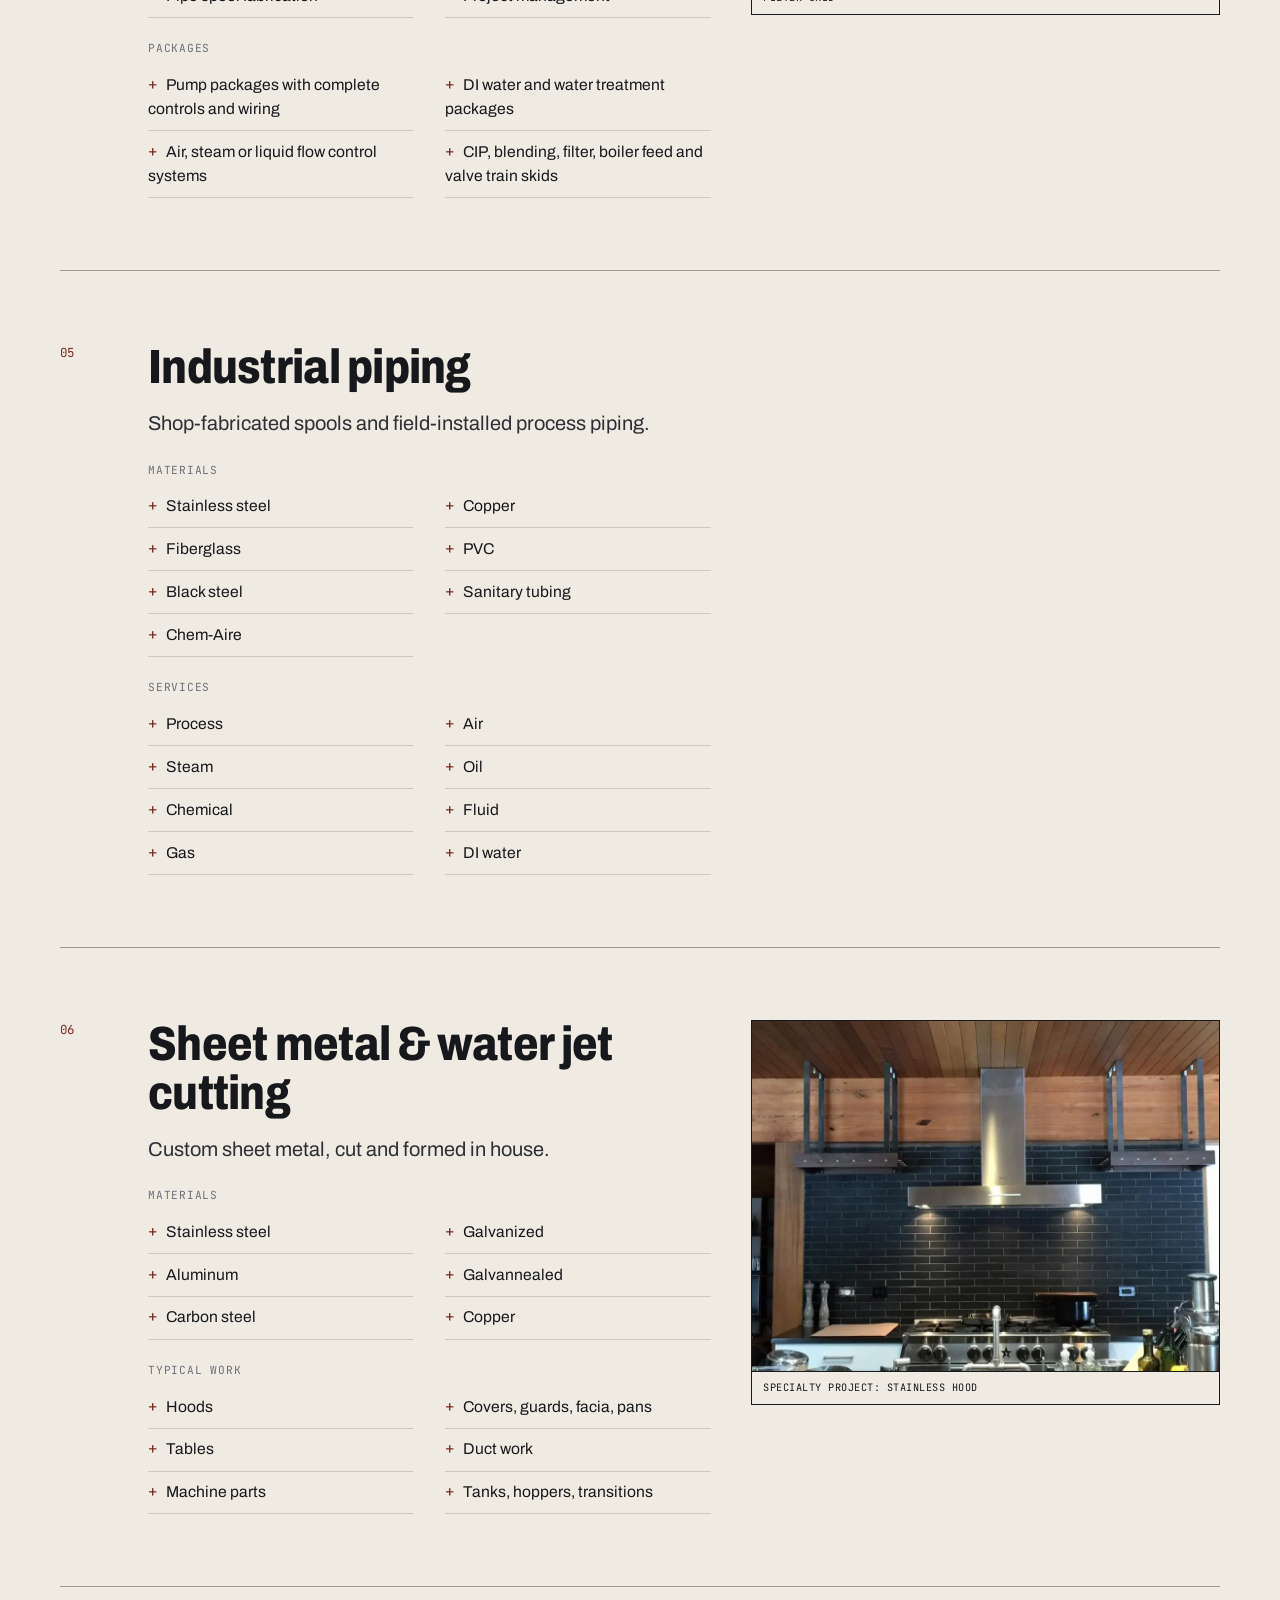
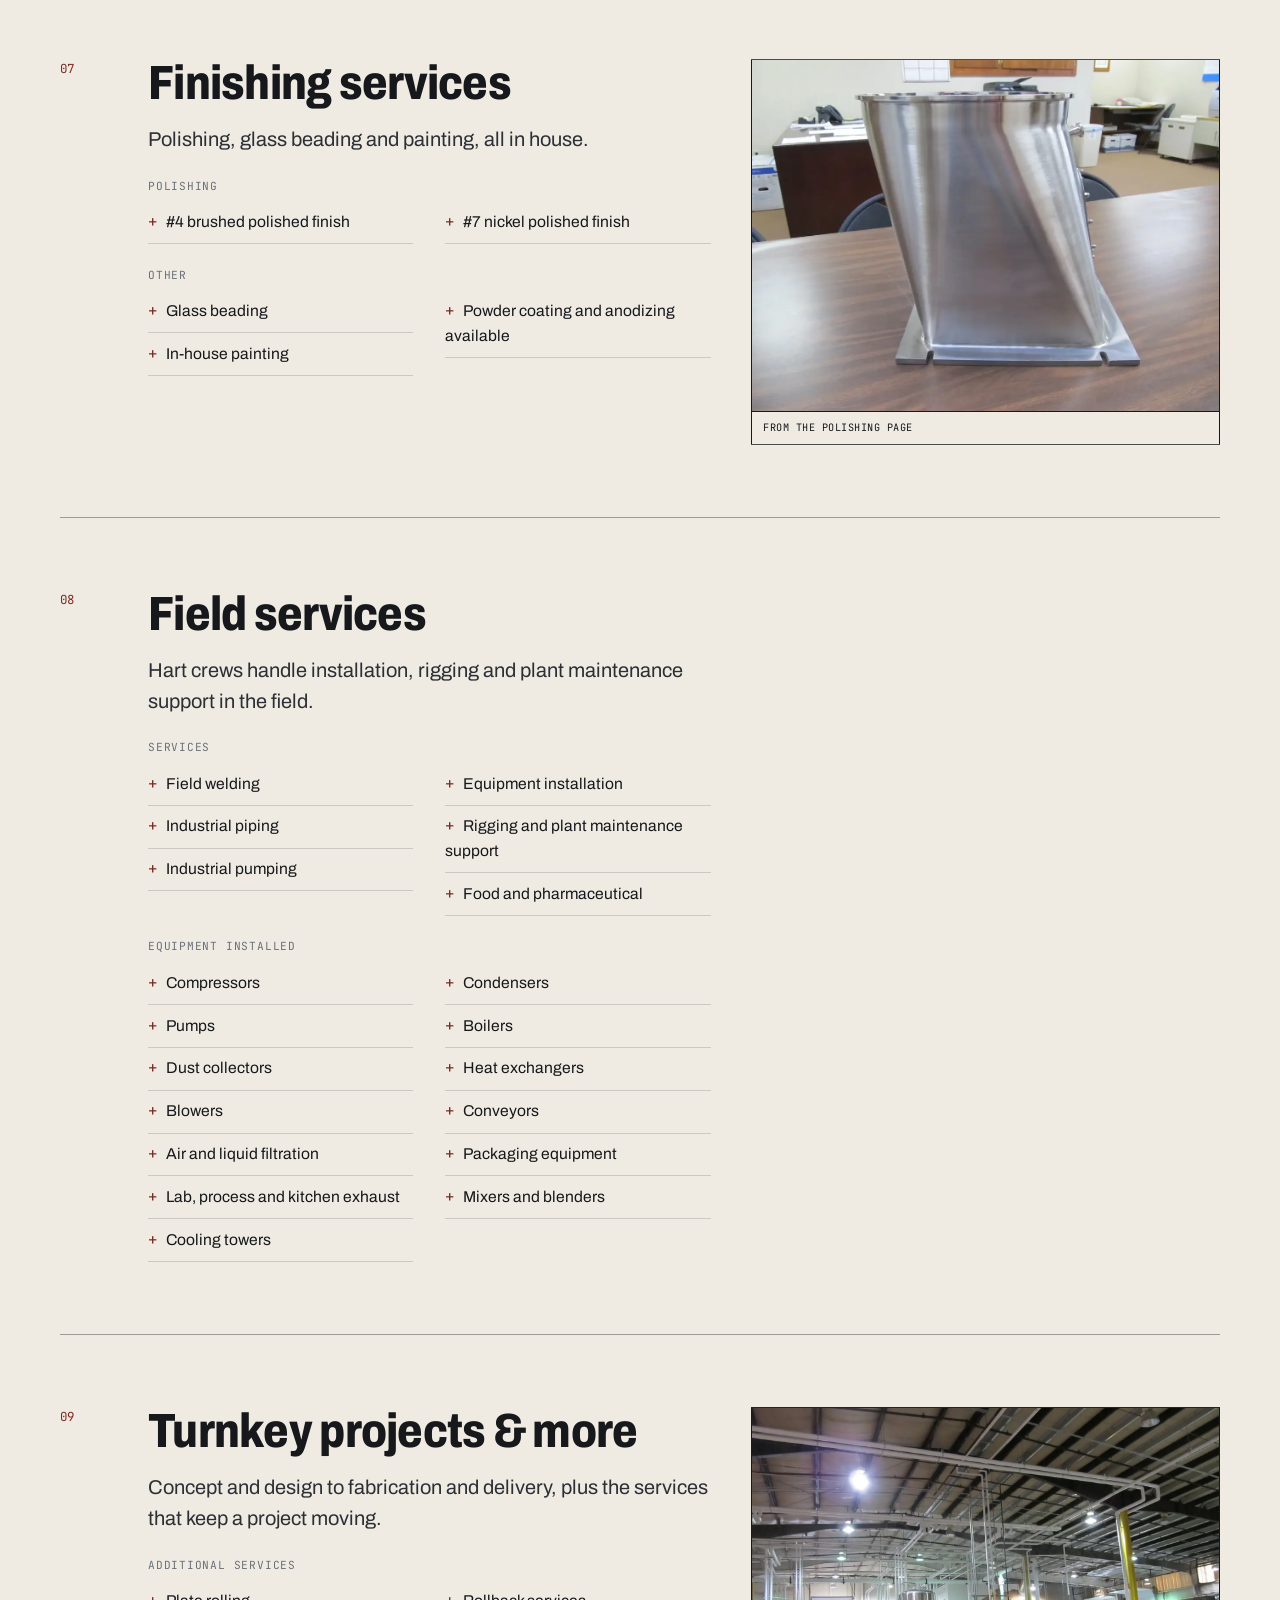
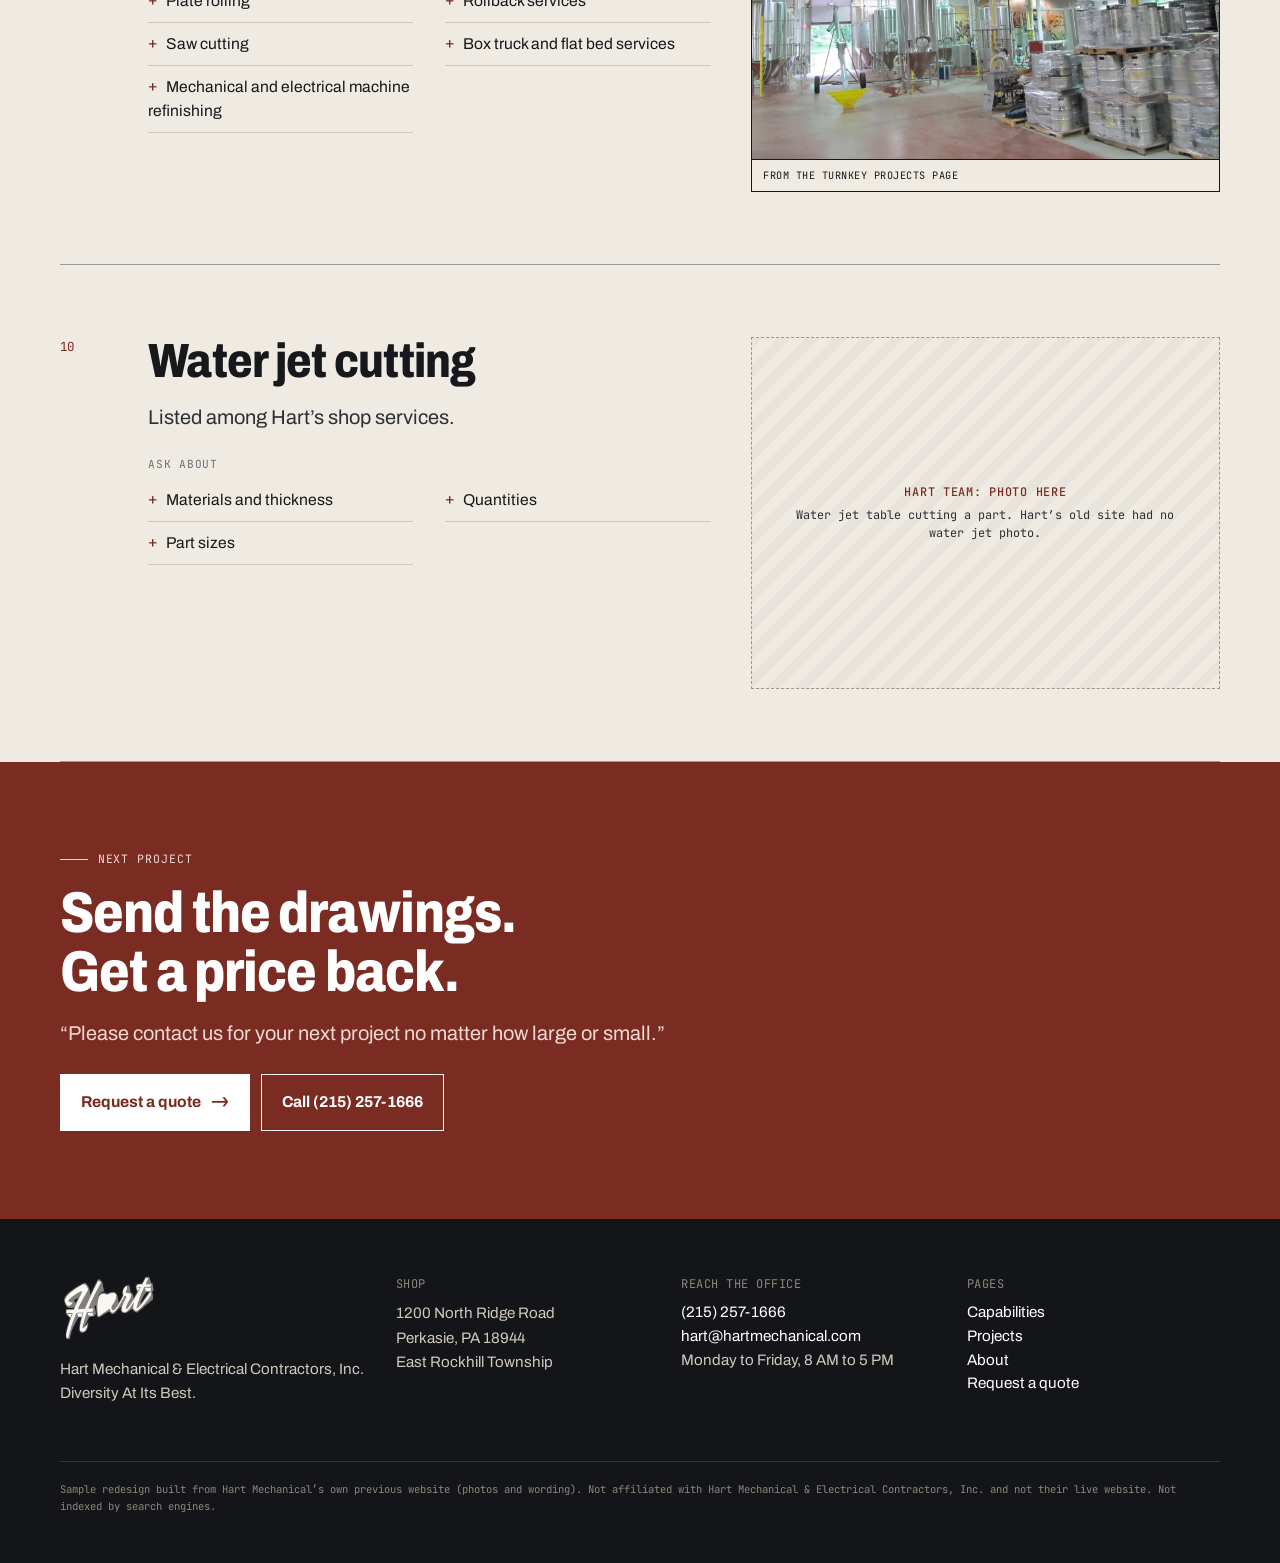
<file: capabilities.html>
<!doctype html>
<html lang="en">
<head>
<meta charset="utf-8">
<meta name="viewport" content="width=device-width, initial-scale=1">
<meta name="robots" content="noindex, nofollow, noarchive">
<meta name="googlebot" content="noindex, nofollow, noarchive">
<title>Capabilities | Hart Mechanical (sample redesign)</title>
<meta name="description" content="Welding, machining, fabrication, skid packages, industrial piping, finishing and field services from Hart Mechanical, Perkasie PA. Sample redesign.">
<meta name="theme-color" content="#16181b">
<link rel="icon" href="img/logo-hart-red.png">
<link rel="preconnect" href="https://fonts.googleapis.com">
<link rel="preconnect" href="https://fonts.gstatic.com" crossorigin>
<link rel="stylesheet" href="https://fonts.googleapis.com/css2?family=Archivo:wdth,wght@62..125,400..900&family=JetBrains+Mono:wght@400;500&display=swap">
<link rel="stylesheet" href="style.css">
<script src="site.js" defer></script>
</head>
<body>
<a class="skip" href="#main">Skip to content</a>
<div class="ribbon" role="note"><div class="wrap"><strong>Sample. Not affiliated with Hart Mechanical.</strong> An unsolicited proposed redesign, not their live website.</div></div>
<header class="site-head">
  <div class="wrap head-in">
    <a class="brand" href="index.html" aria-label="Hart Mechanical and Electrical Contractors, home">
      <img src="img/logo-hart-red.png" alt="Hart" width="324" height="227">
      <span>Mechanical &amp; Electrical Contractors, Inc.</span>
    </a>
    <nav class="nav" aria-label="Main"><a href="index.html">Home</a><a href="capabilities.html" aria-current="page">Capabilities</a><a href="projects.html">Projects</a><a href="about.html">About</a><a href="quote.html">Request a quote</a></nav>
    <a class="head-call" href="tel:+12152571666"><span class="long">Call </span>(215) 257-1666</a>
    <details class="menu">
      <summary aria-label="Open menu">Menu</summary>
      <nav class="menu-panel" aria-label="Mobile"><a href="index.html">Home</a><a href="capabilities.html" aria-current="page">Capabilities</a><a href="projects.html">Projects</a><a href="about.html">About</a><a href="quote.html">Request a quote</a></nav>
    </details>
  </div>
</header>
<main id="main">
<section class="phead"><div class="wrap">
  <p class="eyebrow">Capabilities by process</p>
  <h1>Shop services, field services, and the rest.</h1>
  <p class="lede">Everything Hart lists on its own site, organized by process so an engineer or buyer can find it in one pass.</p>
  <nav class="jump" aria-label="Jump to process"><a href="#welding">Welding</a><a href="#machining">Machining</a><a href="#fabrication">Fabrication</a><a href="#skids">Skid &amp; pump packages</a><a href="#piping">Industrial piping</a><a href="#sheet-metal">Sheet metal &amp; water jet</a><a href="#finishing">Finishing</a><a href="#field">Field services</a><a href="#turnkey">Turnkey projects</a></nav>
</div></section>
<div class="wrap">
<section class="cap" id="welding">
  <span class="cap-n">01</span>
  <div><h2>Welding</h2><p class="lede" style="margin-top:1rem">Certified code welding in the shop and portable rigs for the field.</p><p class="sub">Certifications</p><ul class="spec"><li>ASME Section IX certified welders, SMAW and GTAW</li><li>AWS D1.1 structural certified, GMAW</li><li>X-ray quality welds</li></ul><p class="sub">Processes</p><ul class="spec"><li>TIG</li><li>Stick</li><li>MIG</li><li>Shop and portable</li></ul><p class="sub">Materials</p><ul class="spec"><li>Stainless steel</li><li>Aluminum</li><li>Carbon steel</li><li>Nickel</li><li>Pipe</li><li>PVC</li></ul><p class="sub">Typical work</p><ul class="spec"><li>Prototypes</li><li>Repairs</li><li>Holding tanks</li><li>Non-pressure vessels</li></ul></div>
  <figure class="clip"><img src="img/field-california-weld.webp" alt="Welder at work inside a skid during a field modification" width="1000" height="1333" loading="lazy" decoding="async"><figcaption>Field skid modification in California</figcaption></figure>
</section>
<section class="cap" id="machining">
  <span class="cap-n">02</span>
  <div><h2>Machining</h2><p class="lede" style="margin-top:1rem">Services available from Hart&rsquo;s in-house machine shop.</p><p class="sub">Services</p><ul class="spec"><li>Milling</li><li>Drilling</li><li>Tapping</li><li>Lathe work</li><li>Surface grinding</li></ul></div>
  <div class="ph"><div><strong>Hart team: photo here</strong>Machine shop: mills and lathes. Hart&rsquo;s old site had no machining photo.</div></div>
</section>
<section class="cap" id="fabrication">
  <span class="cap-n">03</span>
  <div><h2>Fabrication</h2><p class="lede" style="margin-top:1rem">From production runs to a single custom frame.</p><p class="sub">Materials</p><ul class="spec"><li>Stainless steel</li><li>Aluminum</li><li>Carbon steel</li><li>Galvanized</li><li>PVC</li></ul><p class="sub">Frame work</p><ul class="spec"><li>Angle</li><li>WF beam</li><li>Channel</li><li>Box tube</li><li>Stairs</li><li>Mezzanines</li><li>Platforms</li><li>Conveyor systems</li></ul><p class="sub">Forming</p><ul class="spec"><li>Shearing, 26 ga. to 1/4 in. plate, ten foot capacity</li><li>Bending and forming, sheet metal to plate steel</li></ul></div>
  <figure class="clip"><img src="img/fab-platform-trailer.webp" alt="Two workers loading a fabricated platform with orange rails onto a trailer" width="1200" height="900" loading="lazy" decoding="async"><figcaption>Platform loading out</figcaption></figure>
</section>
<section class="cap" id="skids">
  <span class="cap-n">04</span>
  <div><h2>Skid &amp; pump packages</h2><p class="lede" style="margin-top:1rem">Custom manufactured skid packages for air, gas, liquid, steam, refrigeration, chemicals, and much more.</p><p class="sub">Scope</p><ul class="spec"><li>3D modeling and design/build</li><li>Submittal drawings</li><li>Seismic certifications</li><li>Custom frame fabrication</li><li>Pipe spool fabrication</li><li>Assembly and pressure testing</li><li>Painting</li><li>Electrical and controls installation</li><li>FAT support</li><li>Project management</li></ul><p class="sub">Packages</p><ul class="spec"><li>Pump packages with complete controls and wiring</li><li>Air, steam or liquid flow control systems</li><li>DI water and water treatment packages</li><li>CIP, blending, filter, boiler feed and valve train skids</li></ul></div>
  <figure class="clip"><img src="img/skid-filter.webp" alt="Filter skid with two stainless housings on a blue frame" width="1200" height="900" loading="lazy" decoding="async"><figcaption>Filter skid</figcaption></figure>
</section>
<section class="cap" id="piping">
  <span class="cap-n">05</span>
  <div><h2>Industrial piping</h2><p class="lede" style="margin-top:1rem">Shop-fabricated spools and field-installed process piping.</p><p class="sub">Materials</p><ul class="spec"><li>Stainless steel</li><li>Fiberglass</li><li>Black steel</li><li>Chem-Aire</li><li>Copper</li><li>PVC</li><li>Sanitary tubing</li></ul><p class="sub">Services</p><ul class="spec"><li>Process</li><li>Steam</li><li>Chemical</li><li>Gas</li><li>Air</li><li>Oil</li><li>Fluid</li><li>DI water</li></ul></div>
  <figure class="clip"><img src="img/skid-valve-train.webp" alt="Valve train skid with blue and yellow piping and gauges" width="1200" height="900" loading="lazy" decoding="async"><figcaption>Valve train skids</figcaption></figure>
</section>
<section class="cap" id="sheet-metal">
  <span class="cap-n">06</span>
  <div><h2>Sheet metal &amp; water jet cutting</h2><p class="lede" style="margin-top:1rem">Custom sheet metal, cut and formed in house.</p><p class="sub">Materials</p><ul class="spec"><li>Stainless steel</li><li>Aluminum</li><li>Carbon steel</li><li>Galvanized</li><li>Galvannealed</li><li>Copper</li></ul><p class="sub">Typical work</p><ul class="spec"><li>Hoods</li><li>Tables</li><li>Machine parts</li><li>Covers, guards, facia, pans</li><li>Duct work</li><li>Tanks, hoppers, transitions</li></ul></div>
  <figure class="clip"><img src="img/specialty-hood.webp" alt="Stainless steel range hood installed in a restaurant kitchen" width="960" height="720" loading="lazy" decoding="async"><figcaption>Specialty project: stainless hood</figcaption></figure>
</section>
<section class="cap" id="finishing">
  <span class="cap-n">07</span>
  <div><h2>Finishing services</h2><p class="lede" style="margin-top:1rem">Polishing, glass beading and painting, all in house.</p><p class="sub">Polishing</p><ul class="spec"><li>#4 brushed polished finish</li><li>#7 nickel polished finish</li></ul><p class="sub">Other</p><ul class="spec"><li>Glass beading</li><li>In-house painting</li><li>Powder coating and anodizing available</li></ul></div>
  <figure class="clip"><img src="img/polish-hopper.webp" alt="Polished stainless steel hopper on a table" width="1100" height="825" loading="lazy" decoding="async"><figcaption>From the polishing page</figcaption></figure>
</section>
<section class="cap" id="field">
  <span class="cap-n">08</span>
  <div><h2>Field services</h2><p class="lede" style="margin-top:1rem">Hart crews handle installation, rigging and plant maintenance support in the field.</p><p class="sub">Services</p><ul class="spec"><li>Field welding</li><li>Industrial piping</li><li>Industrial pumping</li><li>Equipment installation</li><li>Rigging and plant maintenance support</li><li>Food and pharmaceutical</li></ul><p class="sub">Equipment installed</p><ul class="spec"><li>Compressors</li><li>Pumps</li><li>Dust collectors</li><li>Blowers</li><li>Air and liquid filtration</li><li>Lab, process and kitchen exhaust</li><li>Cooling towers</li><li>Condensers</li><li>Boilers</li><li>Heat exchangers</li><li>Conveyors</li><li>Packaging equipment</li><li>Mixers and blenders</li></ul></div>
  <figure class="clip"><img src="img/field-west-chester-lift.webp" alt="Crane lifting equipment onto a building roof" width="1200" height="900" loading="lazy" decoding="async"><figcaption>West Chester project</figcaption></figure>
</section>
<section class="cap" id="turnkey">
  <span class="cap-n">09</span>
  <div><h2>Turnkey projects &amp; more</h2><p class="lede" style="margin-top:1rem">Concept and design to fabrication and delivery, plus the services that keep a project moving.</p><p class="sub">Additional services</p><ul class="spec"><li>Plate rolling</li><li>Saw cutting</li><li>Mechanical and electrical machine refinishing</li><li>Rollback services</li><li>Box truck and flat bed services</li></ul></div>
  <figure class="clip"><img src="img/turnkey-plant.webp" alt="Process plant floor with stainless tanks and kegs" width="1400" height="1050" loading="lazy" decoding="async"><figcaption>From the turnkey projects page</figcaption></figure>
</section>
<section class="cap" id="waterjet">
  <span class="cap-n">10</span>
  <div><h2>Water jet cutting</h2><p class="lede" style="margin-top:1rem">Listed among Hart&rsquo;s shop services.</p><p class="sub">Ask about</p><ul class="spec"><li>Materials and thickness</li><li>Part sizes</li><li>Quantities</li></ul></div>
  <div class="ph"><div><strong>Hart team: photo here</strong>Water jet table cutting a part. Hart&rsquo;s old site had no water jet photo.</div></div>
</section>
</div>
<section class="cta">
  <div class="wrap">
    <p class="eyebrow" style="color:#f1d9d4">Next project</p>
    <h2>Send the drawings. Get a price back.</h2>
    <p class="lede" style="margin-top:1rem">&ldquo;Please contact us for your next project no matter how large or small.&rdquo;</p>
    <div class="btns">
      <a class="btn btn-white" href="quote.html">Request a quote <span class="arr">-&gt;</span></a>
      <a class="btn" href="tel:+12152571666">Call (215) 257-1666</a>
    </div>
  </div>
</section>
</main>
<footer class="foot-site">
  <div class="wrap">
    <div class="foot-grid">
      <div>
        <img src="img/logo-hart-white.png" alt="Hart" width="324" height="227">
        <p style="margin-top:1rem">Hart Mechanical &amp; Electrical Contractors, Inc.<br>Diversity At Its Best.</p>
      </div>
      <div>
        <span class="mono">Shop</span>
        <address>1200 North Ridge Road<br>Perkasie, PA 18944<br>East Rockhill Township</address>
      </div>
      <div>
        <span class="mono">Reach the office</span>
        <a href="tel:+12152571666">(215) 257-1666</a><br>
        <a href="mailto:hart@hartmechanical.com">hart@hartmechanical.com</a><br>
        Monday to Friday, 8 AM to 5 PM
      </div>
      <div>
        <span class="mono">Pages</span>
        <a href="capabilities.html">Capabilities</a><br>
        <a href="projects.html">Projects</a><br>
        <a href="about.html">About</a><br>
        <a href="quote.html">Request a quote</a>
      </div>
    </div>
    <p class="legal">Sample redesign built from Hart Mechanical&rsquo;s own previous website (photos and wording). Not affiliated with Hart Mechanical &amp; Electrical Contractors, Inc. and not their live website. Not indexed by search engines.</p>
  </div>
</footer>
</body>
</html>
</file>
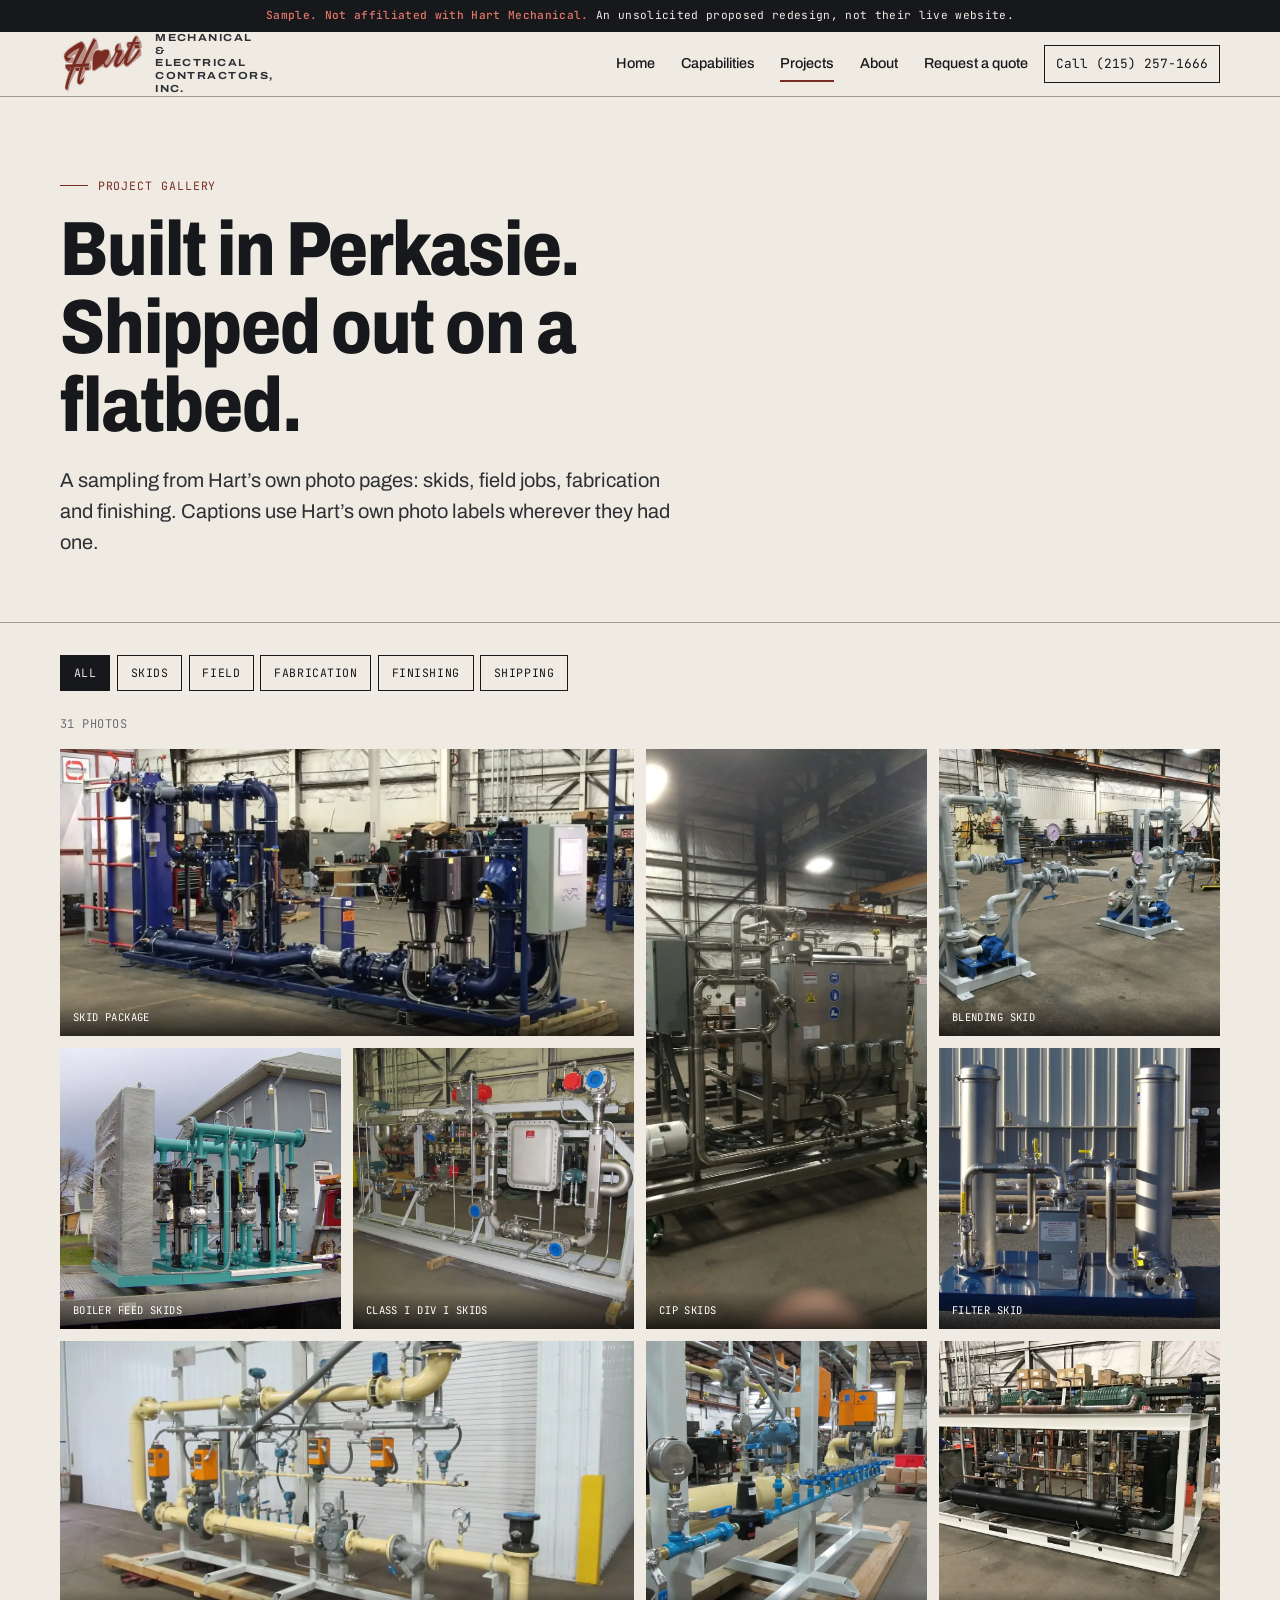
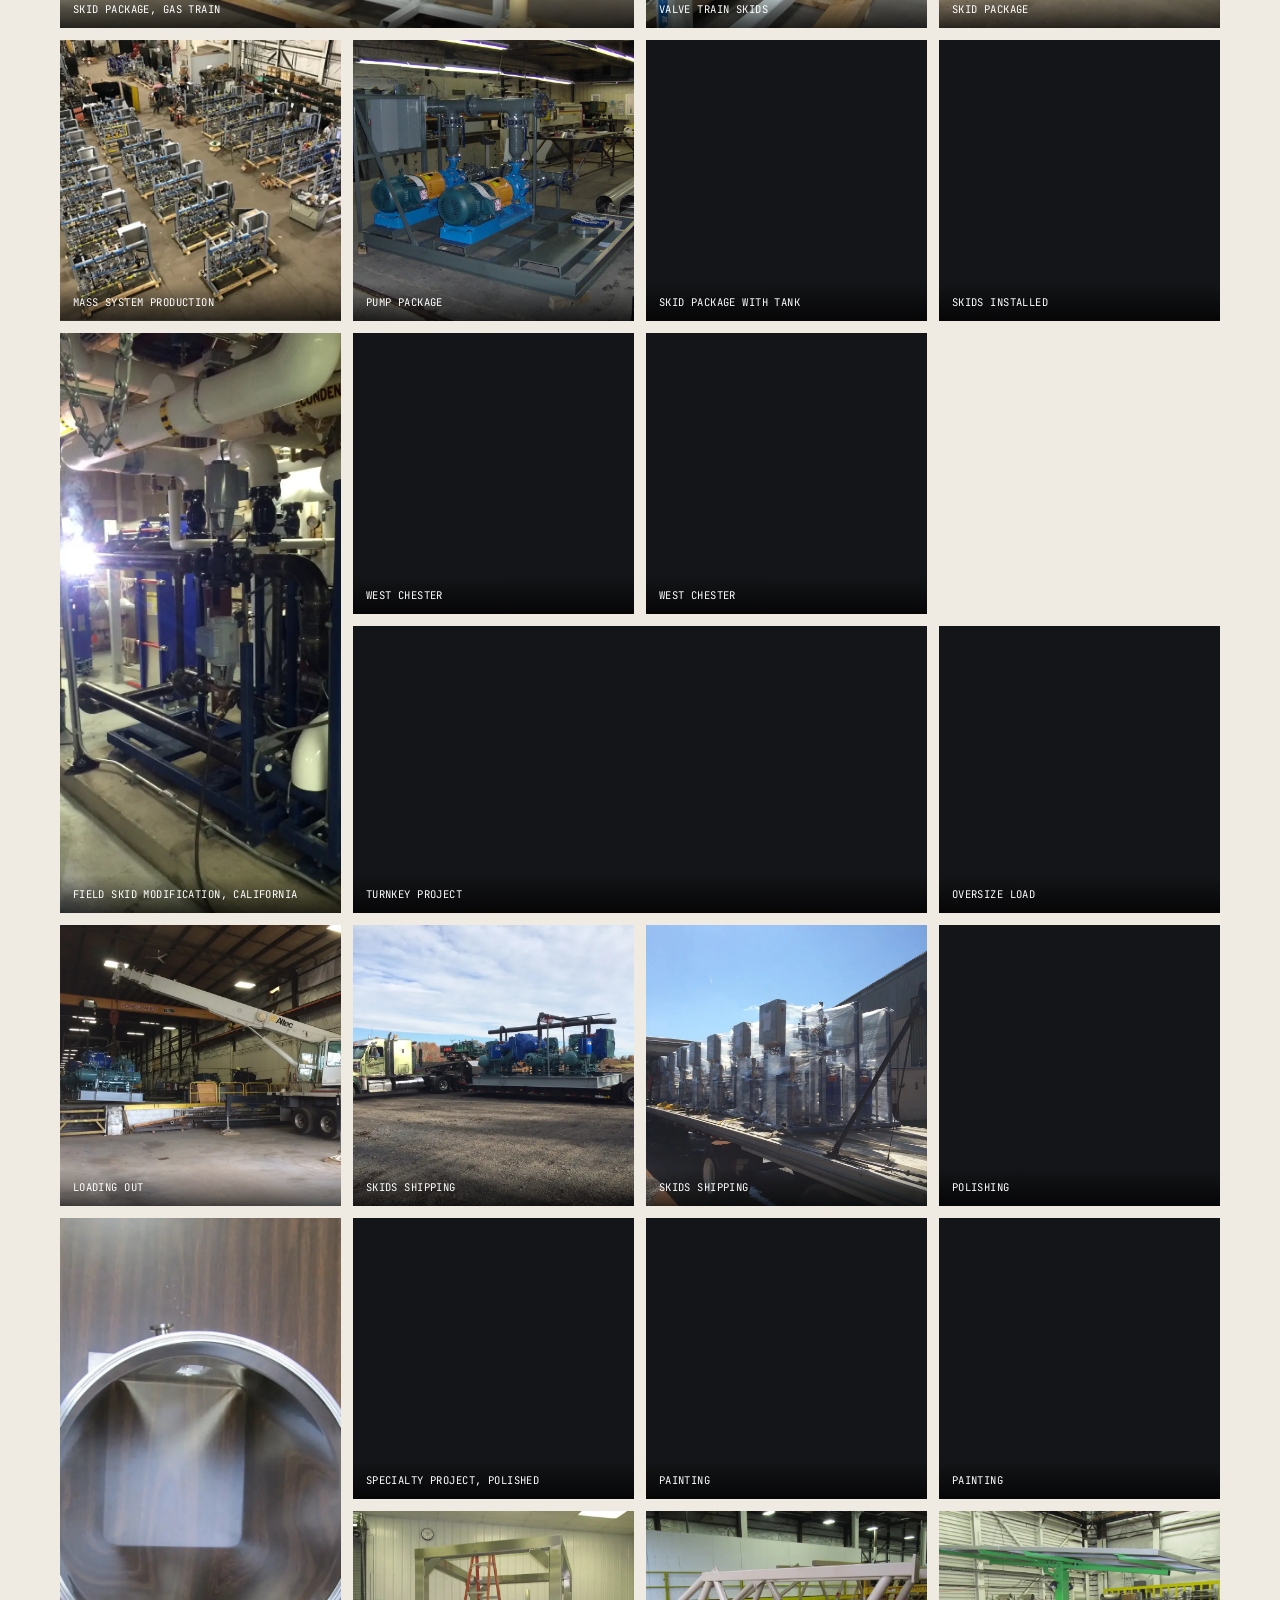
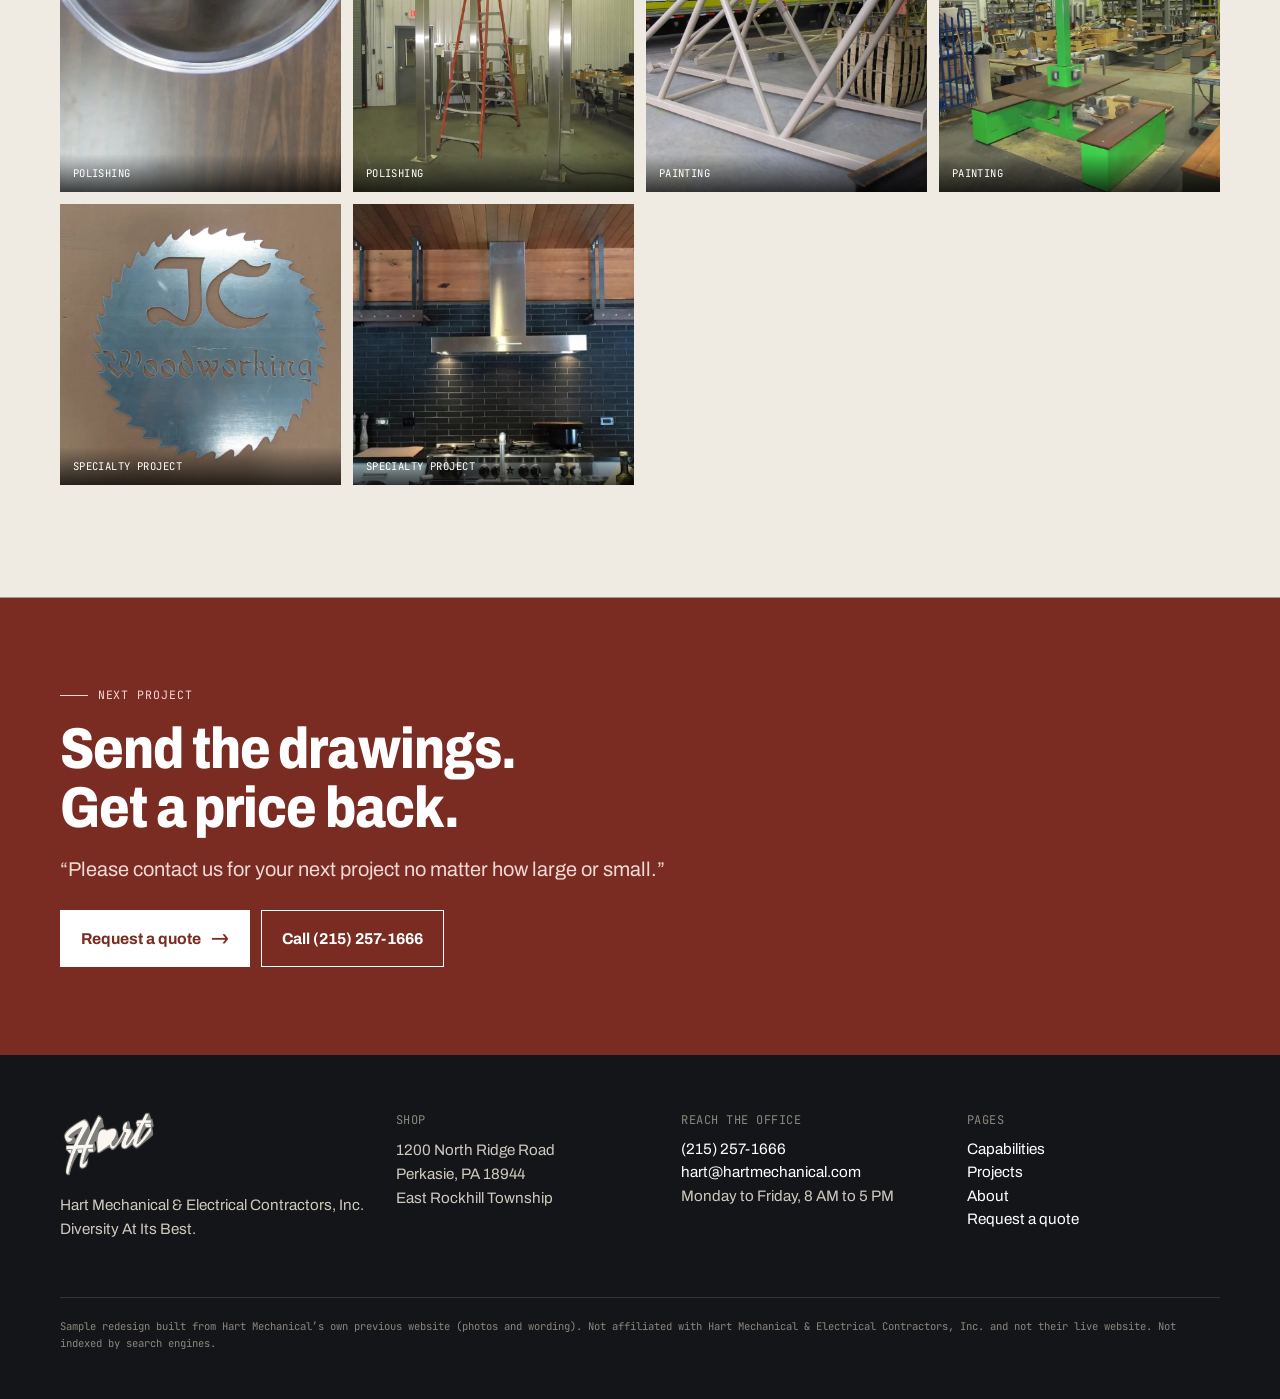
<file: projects.html>
<!doctype html>
<html lang="en">
<head>
<meta charset="utf-8">
<meta name="viewport" content="width=device-width, initial-scale=1">
<meta name="robots" content="noindex, nofollow, noarchive">
<meta name="googlebot" content="noindex, nofollow, noarchive">
<title>Projects | Hart Mechanical (sample redesign)</title>
<meta name="description" content="Project gallery from Hart Mechanical: skid packages, field work, fabrication, finishing and shipping. Sample redesign.">
<meta name="theme-color" content="#16181b">
<link rel="icon" href="img/logo-hart-red.png">
<link rel="preconnect" href="https://fonts.googleapis.com">
<link rel="preconnect" href="https://fonts.gstatic.com" crossorigin>
<link rel="stylesheet" href="https://fonts.googleapis.com/css2?family=Archivo:wdth,wght@62..125,400..900&family=JetBrains+Mono:wght@400;500&display=swap">
<link rel="stylesheet" href="style.css">
<script src="site.js" defer></script>
</head>
<body>
<a class="skip" href="#main">Skip to content</a>
<div class="ribbon" role="note"><div class="wrap"><strong>Sample. Not affiliated with Hart Mechanical.</strong> An unsolicited proposed redesign, not their live website.</div></div>
<header class="site-head">
  <div class="wrap head-in">
    <a class="brand" href="index.html" aria-label="Hart Mechanical and Electrical Contractors, home">
      <img src="img/logo-hart-red.png" alt="Hart" width="324" height="227">
      <span>Mechanical &amp; Electrical Contractors, Inc.</span>
    </a>
    <nav class="nav" aria-label="Main"><a href="index.html">Home</a><a href="capabilities.html">Capabilities</a><a href="projects.html" aria-current="page">Projects</a><a href="about.html">About</a><a href="quote.html">Request a quote</a></nav>
    <a class="head-call" href="tel:+12152571666"><span class="long">Call </span>(215) 257-1666</a>
    <details class="menu">
      <summary aria-label="Open menu">Menu</summary>
      <nav class="menu-panel" aria-label="Mobile"><a href="index.html">Home</a><a href="capabilities.html">Capabilities</a><a href="projects.html" aria-current="page">Projects</a><a href="about.html">About</a><a href="quote.html">Request a quote</a></nav>
    </details>
  </div>
</header>
<main id="main">
<section class="phead"><div class="wrap">
  <p class="eyebrow">Project gallery</p>
  <h1>Built in Perkasie. Shipped out on a flatbed.</h1>
  <p class="lede">A sampling from Hart&rsquo;s own photo pages: skids, field jobs, fabrication and finishing. Captions use Hart&rsquo;s own photo labels wherever they had one.</p>
</div></section>
<section class="sec" style="padding-top:2rem"><div class="wrap">
  <div class="filters" role="group" aria-label="Filter projects" hidden>
    <button type="button" data-f="all" aria-pressed="true">All</button>
    <button type="button" data-f="skids" aria-pressed="false">Skids</button>
    <button type="button" data-f="field" aria-pressed="false">Field</button>
    <button type="button" data-f="fab" aria-pressed="false">Fabrication</button>
    <button type="button" data-f="finishing" aria-pressed="false">Finishing</button>
    <button type="button" data-f="shipping" aria-pressed="false">Shipping</button>
  </div>
  <p class="mono" id="count" aria-live="polite" style="color:var(--steel);margin-bottom:1rem">31 photos</p>
  <div class="gal">
<figure class="wide" data-cat="skids"><a href="img/skid-blue-shop.webp"><img src="img/skid-blue-shop.webp" alt="Pump skid with blue piping and controls on the shop floor" width="1400" height="1050" loading="lazy" decoding="async"></a><figcaption>Skid package</figcaption></figure>
<figure class="tall" data-cat="skids"><a href="img/skid-cip-tall.webp"><img src="img/skid-cip-tall.webp" alt="Stainless CIP skid with control panel" width="1000" height="1333" loading="lazy" decoding="async"></a><figcaption>CIP skids</figcaption></figure>
<figure data-cat="skids"><a href="img/skid-blending.webp"><img src="img/skid-blending.webp" alt="Two blending skids with pumps and gauges" width="1200" height="900" loading="lazy" decoding="async"></a><figcaption>Blending skid</figcaption></figure>
<figure data-cat="skids shipping"><a href="img/skid-boiler-feed.webp"><img src="img/skid-boiler-feed.webp" alt="Boiler feed skids on a flatbed trailer" width="1200" height="909" loading="lazy" decoding="async"></a><figcaption>Boiler feed skids</figcaption></figure>
<figure data-cat="skids"><a href="img/skid-class1div1.webp"><img src="img/skid-class1div1.webp" alt="Skid with explosion-proof enclosure and piping" width="1200" height="900" loading="lazy" decoding="async"></a><figcaption>Class I Div I skids</figcaption></figure>
<figure data-cat="skids"><a href="img/skid-filter.webp"><img src="img/skid-filter.webp" alt="Filter skid with two stainless housings" width="1200" height="909" loading="lazy" decoding="async"></a><figcaption>Filter skid</figcaption></figure>
<figure class="wide" data-cat="skids"><a href="img/skid-gas-yellow.webp"><img src="img/skid-gas-yellow.webp" alt="Skid with yellow gas piping and orange actuators" width="1200" height="900" loading="lazy" decoding="async"></a><figcaption>Skid package, gas train</figcaption></figure>
<figure data-cat="skids"><a href="img/skid-valve-train.webp"><img src="img/skid-valve-train.webp" alt="Valve train skid with gauges" width="1200" height="900" loading="lazy" decoding="async"></a><figcaption>Valve train skids</figcaption></figure>
<figure data-cat="skids"><a href="img/skid-white-frame.webp"><img src="img/skid-white-frame.webp" alt="Refrigeration-style skid in a white frame" width="1200" height="900" loading="lazy" decoding="async"></a><figcaption>Skid package</figcaption></figure>
<figure data-cat="skids"><a href="img/skid-production-run.webp"><img src="img/skid-production-run.webp" alt="Rows of identical skids on the shop floor" width="640" height="626" loading="lazy" decoding="async"></a><figcaption>Mass system production</figcaption></figure>
<figure data-cat="skids"><a href="img/skid-pump-hpim.webp"><img src="img/skid-pump-hpim.webp" alt="Pump package with two motors" width="1200" height="909" loading="lazy" decoding="async"></a><figcaption>Pump package</figcaption></figure>
<figure data-cat="skids"><a href="img/skid-tank-n4.webp"><img src="img/skid-tank-n4.webp" alt="Stainless tank on a stand inside the shop" width="1200" height="909" loading="lazy" decoding="async"></a><figcaption>Skid package with tank</figcaption></figure>
<figure data-cat="skids field"><a href="img/skid-installed.webp"><img src="img/skid-installed.webp" alt="Skids installed in a plant with control panel" width="1200" height="900" loading="lazy" decoding="async"></a><figcaption>Skids installed</figcaption></figure>
<figure class="tall" data-cat="field"><a href="img/field-california-weld.webp"><img src="img/field-california-weld.webp" alt="Welder working inside a skid in a plant" width="1000" height="1333" loading="lazy" decoding="async"></a><figcaption>Field skid modification, California</figcaption></figure>
<figure data-cat="field"><a href="img/field-west-chester-crane.webp"><img src="img/field-west-chester-crane.webp" alt="Crane at a plant building" width="1200" height="900" loading="lazy" decoding="async"></a><figcaption>West Chester</figcaption></figure>
<figure data-cat="field"><a href="img/field-west-chester-lift.webp"><img src="img/field-west-chester-lift.webp" alt="Crane lifting equipment onto a roof" width="1200" height="900" loading="lazy" decoding="async"></a><figcaption>West Chester</figcaption></figure>
<figure class="wide" data-cat="field"><a href="img/turnkey-plant.webp"><img src="img/turnkey-plant.webp" alt="Process plant floor with stainless tanks" width="1400" height="1050" loading="lazy" decoding="async"></a><figcaption>Turnkey project</figcaption></figure>
<figure data-cat="shipping"><a href="img/ship-oversize.webp"><img src="img/ship-oversize.webp" alt="Skid on a lowboy marked oversize load" width="1200" height="900" loading="lazy" decoding="async"></a><figcaption>Oversize load</figcaption></figure>
<figure data-cat="shipping"><a href="img/ship-crane-load.webp"><img src="img/ship-crane-load.webp" alt="Truck crane loading a skid inside the shop" width="1200" height="900" loading="lazy" decoding="async"></a><figcaption>Loading out</figcaption></figure>
<figure data-cat="shipping"><a href="img/ship-convoy.webp"><img src="img/ship-convoy.webp" alt="Tractor trailer with blue skids parked in a field" width="1200" height="900" loading="lazy" decoding="async"></a><figcaption>Skids shipping</figcaption></figure>
<figure data-cat="shipping"><a href="img/ship-shrinkwrap.webp"><img src="img/ship-shrinkwrap.webp" alt="Shrink wrapped skids on a flatbed" width="1100" height="1100" loading="lazy" decoding="async"></a><figcaption>Skids shipping</figcaption></figure>
<figure data-cat="finishing"><a href="img/polish-sanitary-valve.webp"><img src="img/polish-sanitary-valve.webp" alt="Polished stainless sanitary fitting" width="1100" height="825" loading="lazy" decoding="async"></a><figcaption>Polishing</figcaption></figure>
<figure class="tall" data-cat="finishing"><a href="img/polish-cone.webp"><img src="img/polish-cone.webp" alt="Polished stainless transition" width="1000" height="1333" loading="lazy" decoding="async"></a><figcaption>Polishing</figcaption></figure>
<figure data-cat="finishing fab"><a href="img/polish-plate.webp"><img src="img/polish-plate.webp" alt="Polished stainless frames on wood panels" width="1100" height="825" loading="lazy" decoding="async"></a><figcaption>Specialty project, polished</figcaption></figure>
<figure data-cat="fab finishing"><a href="img/fab-platform.webp"><img src="img/fab-platform.webp" alt="Platform with yellow rails" width="1200" height="900" loading="lazy" decoding="async"></a><figcaption>Painting</figcaption></figure>
<figure data-cat="fab finishing"><a href="img/fab-cage-ladder.webp"><img src="img/fab-cage-ladder.webp" alt="Yellow caged ladder" width="1200" height="900" loading="lazy" decoding="async"></a><figcaption>Painting</figcaption></figure>
<figure data-cat="fab"><a href="img/fab-ss-frame.webp"><img src="img/fab-ss-frame.webp" alt="Tall stainless steel frame" width="1200" height="900" loading="lazy" decoding="async"></a><figcaption>Polishing</figcaption></figure>
<figure data-cat="fab"><a href="img/fab-truss.webp"><img src="img/fab-truss.webp" alt="Steel truss frame painted tan" width="1100" height="825" loading="lazy" decoding="async"></a><figcaption>Painting</figcaption></figure>
<figure data-cat="fab"><a href="img/fab-green.webp"><img src="img/fab-green.webp" alt="Green painted steel structure with benches" width="1100" height="825" loading="lazy" decoding="async"></a><figcaption>Painting</figcaption></figure>
<figure data-cat="fab"><a href="img/fab-sign.webp"><img src="img/fab-sign.webp" alt="Cut steel saw blade sign reading JC Woodworking" width="1100" height="825" loading="lazy" decoding="async"></a><figcaption>Specialty project</figcaption></figure>
<figure data-cat="fab"><a href="img/specialty-hood.webp"><img src="img/specialty-hood.webp" alt="Stainless kitchen hood over a range" width="960" height="720" loading="lazy" decoding="async"></a><figcaption>Specialty project</figcaption></figure>
  </div>
</div></section>
<section class="cta">
  <div class="wrap">
    <p class="eyebrow" style="color:#f1d9d4">Next project</p>
    <h2>Send the drawings. Get a price back.</h2>
    <p class="lede" style="margin-top:1rem">&ldquo;Please contact us for your next project no matter how large or small.&rdquo;</p>
    <div class="btns">
      <a class="btn btn-white" href="quote.html">Request a quote <span class="arr">-&gt;</span></a>
      <a class="btn" href="tel:+12152571666">Call (215) 257-1666</a>
    </div>
  </div>
</section>
</main>
<footer class="foot-site">
  <div class="wrap">
    <div class="foot-grid">
      <div>
        <img src="img/logo-hart-white.png" alt="Hart" width="324" height="227">
        <p style="margin-top:1rem">Hart Mechanical &amp; Electrical Contractors, Inc.<br>Diversity At Its Best.</p>
      </div>
      <div>
        <span class="mono">Shop</span>
        <address>1200 North Ridge Road<br>Perkasie, PA 18944<br>East Rockhill Township</address>
      </div>
      <div>
        <span class="mono">Reach the office</span>
        <a href="tel:+12152571666">(215) 257-1666</a><br>
        <a href="mailto:hart@hartmechanical.com">hart@hartmechanical.com</a><br>
        Monday to Friday, 8 AM to 5 PM
      </div>
      <div>
        <span class="mono">Pages</span>
        <a href="capabilities.html">Capabilities</a><br>
        <a href="projects.html">Projects</a><br>
        <a href="about.html">About</a><br>
        <a href="quote.html">Request a quote</a>
      </div>
    </div>
    <p class="legal">Sample redesign built from Hart Mechanical&rsquo;s own previous website (photos and wording). Not affiliated with Hart Mechanical &amp; Electrical Contractors, Inc. and not their live website. Not indexed by search engines.</p>
  </div>
</footer>
</body>
</html>
</file>
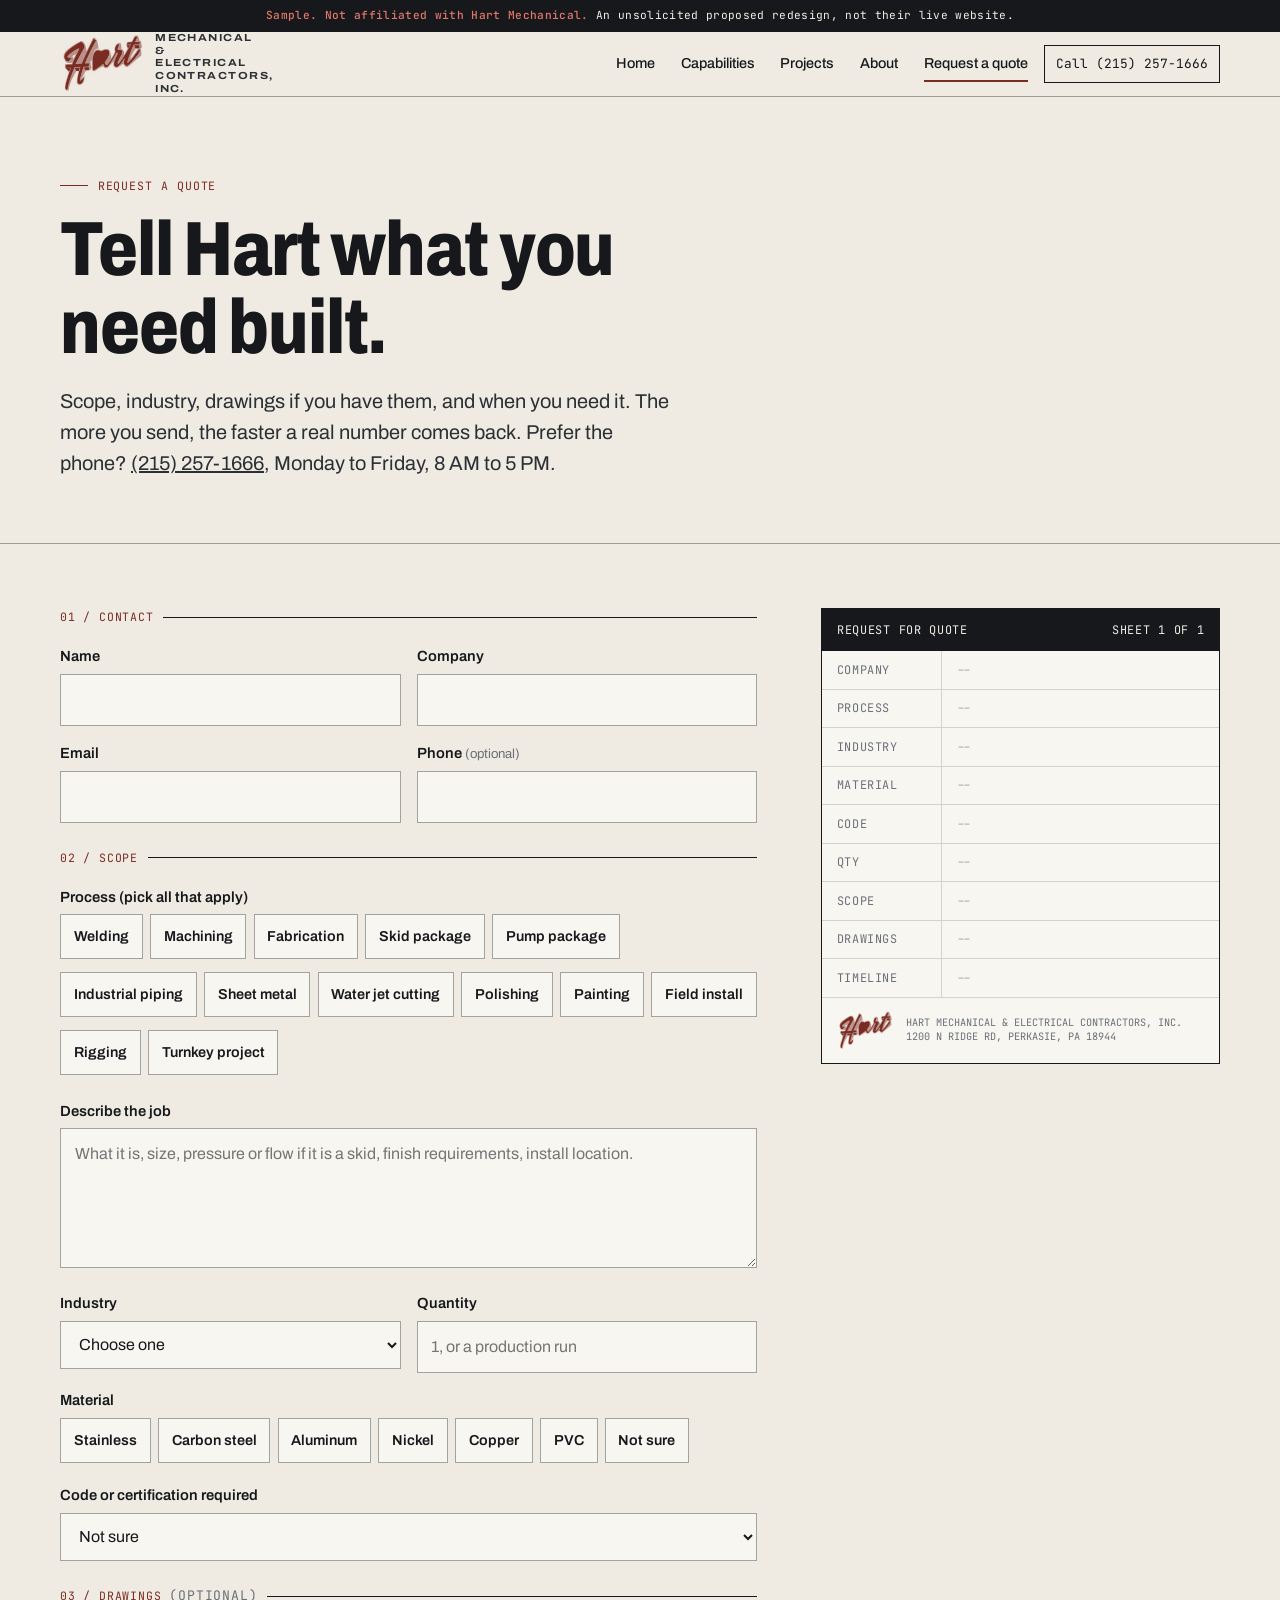
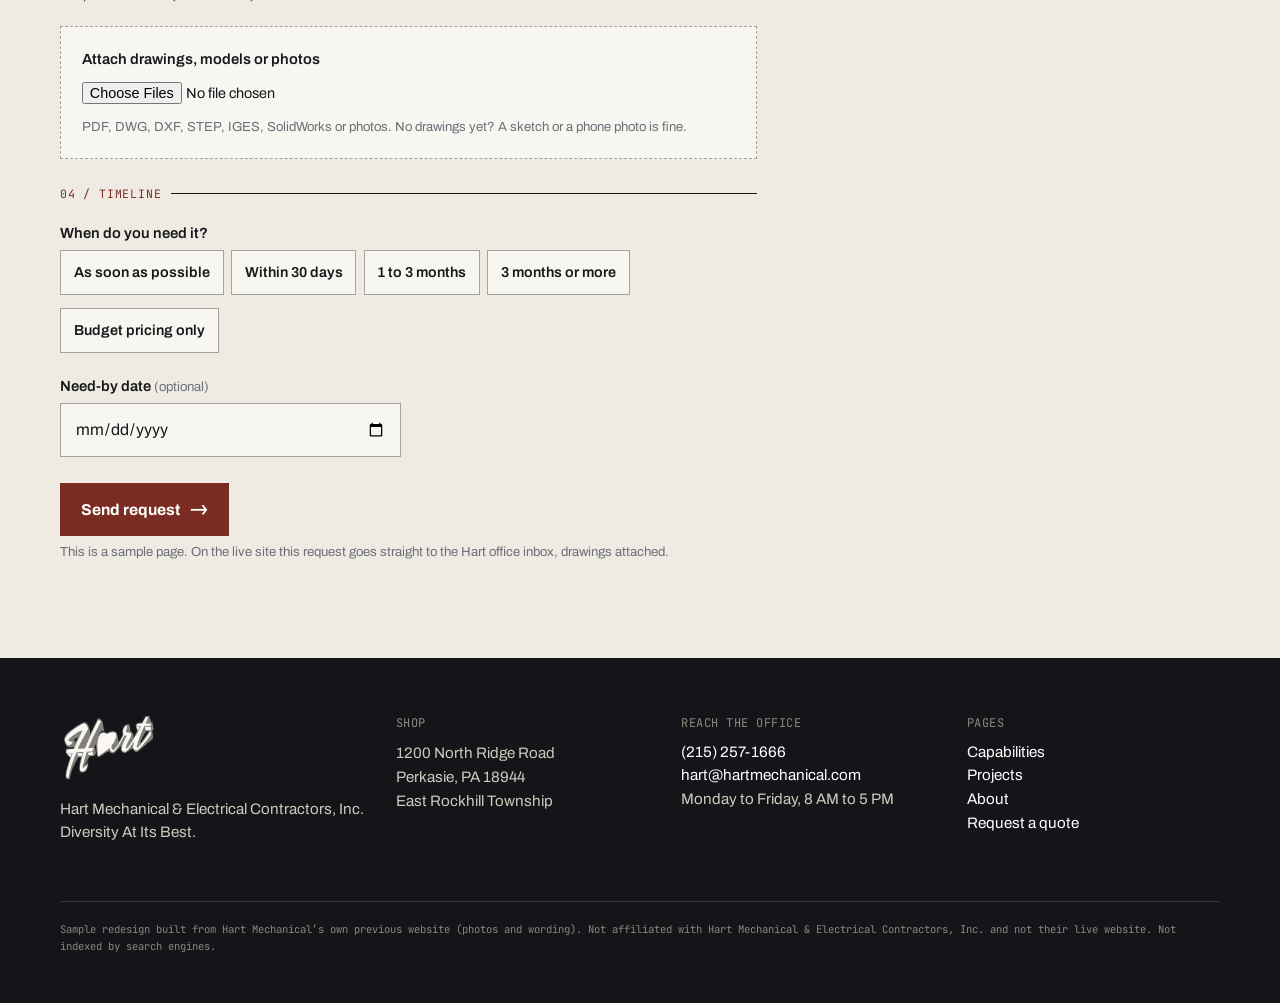
<file: quote.html>
<!doctype html>
<html lang="en">
<head>
<meta charset="utf-8">
<meta name="viewport" content="width=device-width, initial-scale=1">
<meta name="robots" content="noindex, nofollow, noarchive">
<meta name="googlebot" content="noindex, nofollow, noarchive">
<title>Request a quote | Hart Mechanical (sample redesign)</title>
<meta name="description" content="Request a quote from Hart Mechanical: scope, industry, drawings and timeline. Sample redesign.">
<meta name="theme-color" content="#16181b">
<link rel="icon" href="img/logo-hart-red.png">
<link rel="preconnect" href="https://fonts.googleapis.com">
<link rel="preconnect" href="https://fonts.gstatic.com" crossorigin>
<link rel="stylesheet" href="https://fonts.googleapis.com/css2?family=Archivo:wdth,wght@62..125,400..900&family=JetBrains+Mono:wght@400;500&display=swap">
<link rel="stylesheet" href="style.css">
<script src="site.js" defer></script>
</head>
<body>
<a class="skip" href="#main">Skip to content</a>
<div class="ribbon" role="note"><div class="wrap"><strong>Sample. Not affiliated with Hart Mechanical.</strong> An unsolicited proposed redesign, not their live website.</div></div>
<header class="site-head">
  <div class="wrap head-in">
    <a class="brand" href="index.html" aria-label="Hart Mechanical and Electrical Contractors, home">
      <img src="img/logo-hart-red.png" alt="Hart" width="324" height="227">
      <span>Mechanical &amp; Electrical Contractors, Inc.</span>
    </a>
    <nav class="nav" aria-label="Main"><a href="index.html">Home</a><a href="capabilities.html">Capabilities</a><a href="projects.html">Projects</a><a href="about.html">About</a><a href="quote.html" aria-current="page">Request a quote</a></nav>
    <a class="head-call" href="tel:+12152571666"><span class="long">Call </span>(215) 257-1666</a>
    <details class="menu">
      <summary aria-label="Open menu">Menu</summary>
      <nav class="menu-panel" aria-label="Mobile"><a href="index.html">Home</a><a href="capabilities.html">Capabilities</a><a href="projects.html">Projects</a><a href="about.html">About</a><a href="quote.html" aria-current="page">Request a quote</a></nav>
    </details>
  </div>
</header>
<main id="main">
<section class="phead"><div class="wrap">
  <p class="eyebrow">Request a quote</p>
  <h1>Tell Hart what you need built.</h1>
  <p class="lede">Scope, industry, drawings if you have them, and when you need it. The more you send, the faster a real number comes back. Prefer the phone? <a href="tel:+12152571666">(215) 257-1666</a>, Monday to Friday, 8 AM to 5 PM.</p>
</div></section>
<div class="wrap rfq">
  <form class="form" id="rfq" action="thanks.html" method="get" novalidate>
    <fieldset>
      <legend>01 / Contact</legend>
      <div class="row two">
        <div><label for="name">Name</label><input type="text" id="name" name="name" autocomplete="name" required></div>
        <div><label for="company">Company</label><input type="text" id="company" name="company" autocomplete="organization" required></div>
        <div><label for="email">Email</label><input type="email" id="email" name="email" autocomplete="email" required></div>
        <div><label for="phone">Phone <span class="opt">(optional)</span></label><input type="tel" id="phone" name="phone" autocomplete="tel"></div>
      </div>
    </fieldset>
    <fieldset>
      <legend>02 / Scope</legend>
      <span class="lbl" id="proc-l">Process (pick all that apply)</span>
      <div role="group" aria-labelledby="proc-l"><div class="chips"><label class="chip"><input type="checkbox" name="process" value="Welding"><span>Welding</span></label><label class="chip"><input type="checkbox" name="process" value="Machining"><span>Machining</span></label><label class="chip"><input type="checkbox" name="process" value="Fabrication"><span>Fabrication</span></label><label class="chip"><input type="checkbox" name="process" value="Skid package"><span>Skid package</span></label><label class="chip"><input type="checkbox" name="process" value="Pump package"><span>Pump package</span></label><label class="chip"><input type="checkbox" name="process" value="Industrial piping"><span>Industrial piping</span></label><label class="chip"><input type="checkbox" name="process" value="Sheet metal"><span>Sheet metal</span></label><label class="chip"><input type="checkbox" name="process" value="Water jet cutting"><span>Water jet cutting</span></label><label class="chip"><input type="checkbox" name="process" value="Polishing"><span>Polishing</span></label><label class="chip"><input type="checkbox" name="process" value="Painting"><span>Painting</span></label><label class="chip"><input type="checkbox" name="process" value="Field install"><span>Field install</span></label><label class="chip"><input type="checkbox" name="process" value="Rigging"><span>Rigging</span></label><label class="chip"><input type="checkbox" name="process" value="Turnkey project"><span>Turnkey project</span></label></div></div>
      <div style="margin-top:1.2rem"><label for="scope">Describe the job</label><textarea id="scope" name="scope" required placeholder="What it is, size, pressure or flow if it is a skid, finish requirements, install location."></textarea></div>
      <div class="row two" style="margin-top:1rem">
        <div><label for="industry">Industry</label>
          <select id="industry" name="industry" required>
            <option value="">Choose one</option>
            <option>Food and beverage</option><option>Pharmaceutical</option><option>Chemical</option>
            <option>Water treatment</option><option>HVAC and refrigeration</option><option>General manufacturing</option>
            <option>Paper or wood products</option><option>Other</option>
          </select></div>
        <div><label for="quantity">Quantity</label><input type="text" id="quantity" name="quantity" inputmode="numeric" placeholder="1, or a production run"></div>
      </div>
      <span class="lbl" id="mat-l" style="margin-top:1rem">Material</span>
      <div role="group" aria-labelledby="mat-l"><div class="chips"><label class="chip"><input type="checkbox" name="material" value="Stainless"><span>Stainless</span></label><label class="chip"><input type="checkbox" name="material" value="Carbon steel"><span>Carbon steel</span></label><label class="chip"><input type="checkbox" name="material" value="Aluminum"><span>Aluminum</span></label><label class="chip"><input type="checkbox" name="material" value="Nickel"><span>Nickel</span></label><label class="chip"><input type="checkbox" name="material" value="Copper"><span>Copper</span></label><label class="chip"><input type="checkbox" name="material" value="PVC"><span>PVC</span></label><label class="chip"><input type="checkbox" name="material" value="Not sure"><span>Not sure</span></label></div></div>
      <div style="margin-top:1rem"><label for="code">Code or certification required</label>
        <select id="code" name="code">
          <option value="">Not sure</option><option>ASME Section IX welds</option><option>AWS D1.1 structural</option><option>Sanitary / polished finish</option><option>Seismic certification</option><option>Class I Div I</option><option>Other (describe above)</option>
        </select></div>
    </fieldset>
    <fieldset>
      <legend>03 / Drawings <span class="opt">(optional)</span></legend>
      <div class="drop">
        <label for="files">Attach drawings, models or photos</label>
        <input type="file" id="files" name="files" multiple accept=".pdf,.dwg,.dxf,.step,.stp,.igs,.iges,.sldprt,.sldasm,.jpg,.jpeg,.png">
        <p class="hint">PDF, DWG, DXF, STEP, IGES, SolidWorks or photos. No drawings yet? A sketch or a phone photo is fine.</p>
      </div>
    </fieldset>
    <fieldset>
      <legend>04 / Timeline</legend>
      <span class="lbl" id="tl-l">When do you need it?</span>
      <div role="group" aria-labelledby="tl-l"><div class="chips"><label class="chip"><input type="radio" name="timeline" value="As soon as possible"><span>As soon as possible</span></label><label class="chip"><input type="radio" name="timeline" value="Within 30 days"><span>Within 30 days</span></label><label class="chip"><input type="radio" name="timeline" value="1 to 3 months"><span>1 to 3 months</span></label><label class="chip"><input type="radio" name="timeline" value="3 months or more"><span>3 months or more</span></label><label class="chip"><input type="radio" name="timeline" value="Budget pricing only"><span>Budget pricing only</span></label></div></div>
      <div class="row two" style="margin-top:1rem"><div><label for="date">Need-by date <span class="opt">(optional)</span></label><input type="date" id="date" name="date"></div></div>
    </fieldset>
    <div>
      <button class="btn btn-hart" type="submit">Send request <span class="arr">-&gt;</span></button>
      <p class="hint">This is a sample page. On the live site this request goes straight to the Hart office inbox, drawings attached.</p>
    </div>
    <div class="sent" id="sent" tabindex="-1" role="status"><strong>Sample only.</strong> Nothing was sent. On the live site Hart would get this request, with the drawings attached, in their inbox right away.</div>
  </form>
  <aside class="sheet" aria-label="Your request summary">
    <div class="sheet-h"><span>Request for quote</span><span>Sheet 1 of 1</span></div>
    <dl>
      <dt>Company</dt><dd data-out="company" class="empty">--</dd>
      <dt>Process</dt><dd data-out="process" class="empty">--</dd>
      <dt>Industry</dt><dd data-out="industry" class="empty">--</dd>
      <dt>Material</dt><dd data-out="material" class="empty">--</dd>
      <dt>Code</dt><dd data-out="code" class="empty">--</dd>
      <dt>Qty</dt><dd data-out="qty" class="empty">--</dd>
      <dt>Scope</dt><dd data-out="scope" class="empty">--</dd>
      <dt>Drawings</dt><dd data-out="files" class="empty">--</dd>
      <dt>Timeline</dt><dd data-out="timeline" class="empty">--</dd>
    </dl>
    <div class="foot"><img src="img/logo-hart-red.png" alt="" width="324" height="227"><span>Hart Mechanical &amp; Electrical Contractors, Inc.<br>1200 N Ridge Rd, Perkasie, PA 18944</span></div>
  </aside>
</div>
</main>
<footer class="foot-site">
  <div class="wrap">
    <div class="foot-grid">
      <div>
        <img src="img/logo-hart-white.png" alt="Hart" width="324" height="227">
        <p style="margin-top:1rem">Hart Mechanical &amp; Electrical Contractors, Inc.<br>Diversity At Its Best.</p>
      </div>
      <div>
        <span class="mono">Shop</span>
        <address>1200 North Ridge Road<br>Perkasie, PA 18944<br>East Rockhill Township</address>
      </div>
      <div>
        <span class="mono">Reach the office</span>
        <a href="tel:+12152571666">(215) 257-1666</a><br>
        <a href="mailto:hart@hartmechanical.com">hart@hartmechanical.com</a><br>
        Monday to Friday, 8 AM to 5 PM
      </div>
      <div>
        <span class="mono">Pages</span>
        <a href="capabilities.html">Capabilities</a><br>
        <a href="projects.html">Projects</a><br>
        <a href="about.html">About</a><br>
        <a href="quote.html">Request a quote</a>
      </div>
    </div>
    <p class="legal">Sample redesign built from Hart Mechanical&rsquo;s own previous website (photos and wording). Not affiliated with Hart Mechanical &amp; Electrical Contractors, Inc. and not their live website. Not indexed by search engines.</p>
  </div>
</footer>
</body>
</html>
</file>
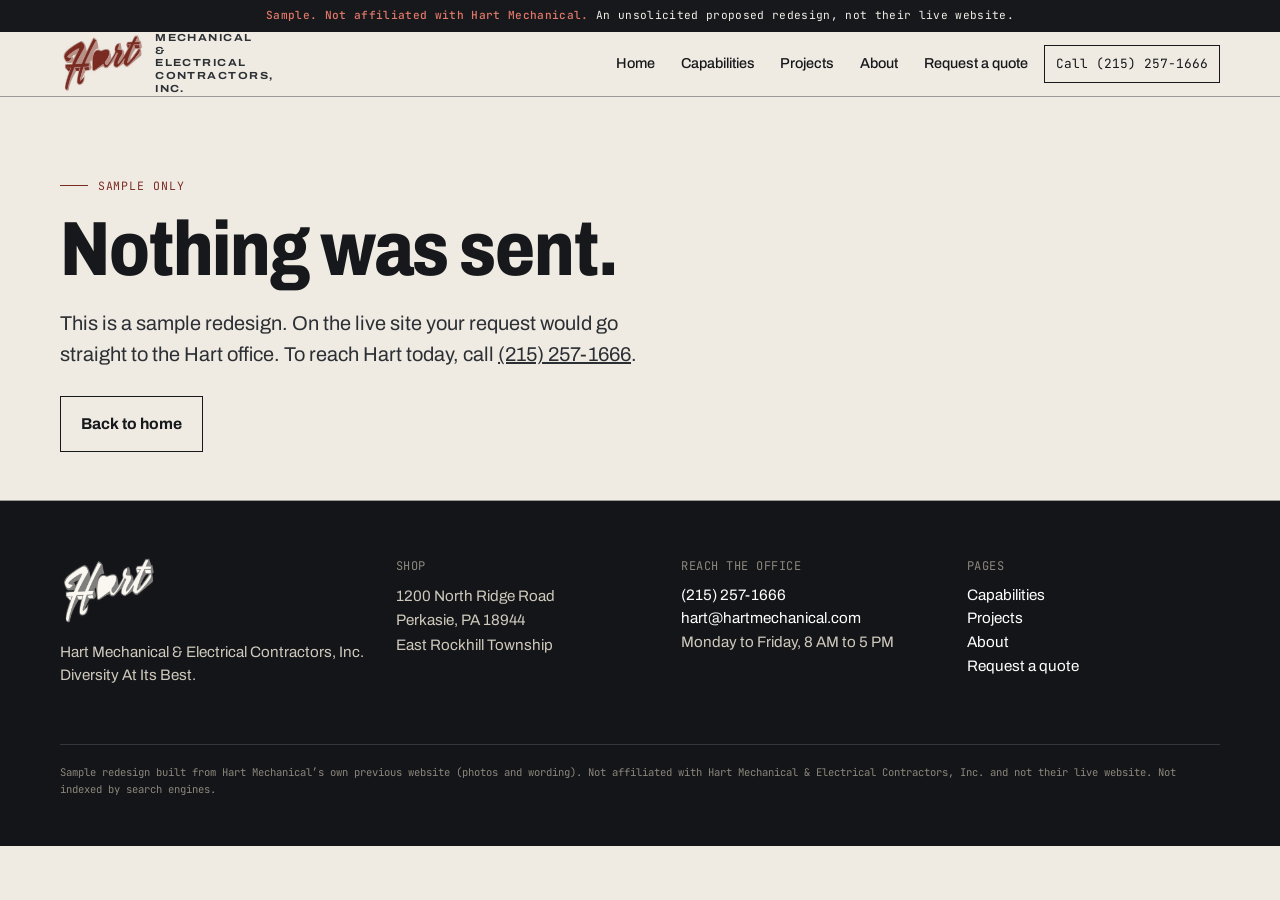
<file: thanks.html>
<!doctype html>
<html lang="en">
<head>
<meta charset="utf-8">
<meta name="viewport" content="width=device-width, initial-scale=1">
<meta name="robots" content="noindex, nofollow, noarchive">
<meta name="googlebot" content="noindex, nofollow, noarchive">
<title>Request sent | Hart Mechanical (sample redesign)</title>
<meta name="description" content="Sample confirmation page.">
<meta name="theme-color" content="#16181b">
<link rel="icon" href="img/logo-hart-red.png">
<link rel="preconnect" href="https://fonts.googleapis.com">
<link rel="preconnect" href="https://fonts.gstatic.com" crossorigin>
<link rel="stylesheet" href="https://fonts.googleapis.com/css2?family=Archivo:wdth,wght@62..125,400..900&family=JetBrains+Mono:wght@400;500&display=swap">
<link rel="stylesheet" href="style.css">
<script src="site.js" defer></script>
</head>
<body>
<a class="skip" href="#main">Skip to content</a>
<div class="ribbon" role="note"><div class="wrap"><strong>Sample. Not affiliated with Hart Mechanical.</strong> An unsolicited proposed redesign, not their live website.</div></div>
<header class="site-head">
  <div class="wrap head-in">
    <a class="brand" href="index.html" aria-label="Hart Mechanical and Electrical Contractors, home">
      <img src="img/logo-hart-red.png" alt="Hart" width="324" height="227">
      <span>Mechanical &amp; Electrical Contractors, Inc.</span>
    </a>
    <nav class="nav" aria-label="Main"><a href="index.html">Home</a><a href="capabilities.html">Capabilities</a><a href="projects.html">Projects</a><a href="about.html">About</a><a href="quote.html">Request a quote</a></nav>
    <a class="head-call" href="tel:+12152571666"><span class="long">Call </span>(215) 257-1666</a>
    <details class="menu">
      <summary aria-label="Open menu">Menu</summary>
      <nav class="menu-panel" aria-label="Mobile"><a href="index.html">Home</a><a href="capabilities.html">Capabilities</a><a href="projects.html">Projects</a><a href="about.html">About</a><a href="quote.html">Request a quote</a></nav>
    </details>
  </div>
</header>
<main id="main">
<section class="phead"><div class="wrap">
  <p class="eyebrow">Sample only</p>
  <h1>Nothing was sent.</h1>
  <p class="lede">This is a sample redesign. On the live site your request would go straight to the Hart office. To reach Hart today, call <a href="tel:+12152571666">(215) 257-1666</a>.</p>
  <div class="btns"><a class="btn" href="index.html">Back to home</a></div>
</div></section>
</main>
<footer class="foot-site">
  <div class="wrap">
    <div class="foot-grid">
      <div>
        <img src="img/logo-hart-white.png" alt="Hart" width="324" height="227">
        <p style="margin-top:1rem">Hart Mechanical &amp; Electrical Contractors, Inc.<br>Diversity At Its Best.</p>
      </div>
      <div>
        <span class="mono">Shop</span>
        <address>1200 North Ridge Road<br>Perkasie, PA 18944<br>East Rockhill Township</address>
      </div>
      <div>
        <span class="mono">Reach the office</span>
        <a href="tel:+12152571666">(215) 257-1666</a><br>
        <a href="mailto:hart@hartmechanical.com">hart@hartmechanical.com</a><br>
        Monday to Friday, 8 AM to 5 PM
      </div>
      <div>
        <span class="mono">Pages</span>
        <a href="capabilities.html">Capabilities</a><br>
        <a href="projects.html">Projects</a><br>
        <a href="about.html">About</a><br>
        <a href="quote.html">Request a quote</a>
      </div>
    </div>
    <p class="legal">Sample redesign built from Hart Mechanical&rsquo;s own previous website (photos and wording). Not affiliated with Hart Mechanical &amp; Electrical Contractors, Inc. and not their live website. Not indexed by search engines.</p>
  </div>
</footer>
</body>
</html>
</file>
<file: style.css>
/* Hart Mechanical sample. Drafting-sheet system: paper, graphite ink, Hart maroon. */
:root{
  --paper:#efebe3; --paper-2:#e6e1d6; --ink:#16181b; --graphite:#2c2f34; --steel:#6b7078;
  --line:rgba(22,24,27,.16); --line-strong:rgba(22,24,27,.38);
  --hart:#7a2c22; --hart-ink:#5e1f17; --hart-lite:#e2786a;
  --dark:#141518; --dark-2:#1d1f23;
  --sans:"Archivo",system-ui,-apple-system,"Segoe UI",Roboto,sans-serif;
  --mono:"JetBrains Mono",ui-monospace,SFMono-Regular,Menlo,Consolas,monospace;
  --pad:clamp(1rem,4vw,2.5rem); --max:1240px;
  --ease:cubic-bezier(.2,.7,.1,1);
}
*,*::before,*::after{box-sizing:border-box}
html{-webkit-text-size-adjust:100%;scroll-behavior:smooth}
body{margin:0;background:var(--paper);color:var(--ink);font-family:var(--sans);font-size:1.0625rem;line-height:1.55;font-variation-settings:"wdth" 100}
img{max-width:100%;height:auto;display:block}
a{color:inherit}
a:focus-visible,button:focus-visible,input:focus-visible,select:focus-visible,textarea:focus-visible,summary:focus-visible{outline:2px solid var(--hart);outline-offset:3px}
.skip{position:absolute;left:-999px;top:0;background:var(--ink);color:#fff;padding:.6rem 1rem;z-index:100}
.skip:focus{left:.5rem;top:.5rem}
.wrap{max-width:var(--max);margin:0 auto;padding:0 var(--pad)}
.mono{font-family:var(--mono);font-size:.75rem;letter-spacing:.04em;text-transform:uppercase}
.sr{position:absolute;width:1px;height:1px;overflow:hidden;clip:rect(0 0 0 0);white-space:nowrap}

/* Ribbon */
.ribbon{background:var(--ink);color:#f3efe7;font-family:var(--mono);font-size:.7rem;letter-spacing:.03em;line-height:1.4;padding:.5rem 0;text-align:center}
.ribbon strong{color:var(--hart-lite);font-weight:500}

/* Header: a title-block strip */
.site-head{border-bottom:1px solid var(--line-strong);background:var(--paper);position:sticky;top:0;z-index:40}
.head-in{display:flex;align-items:center;gap:1rem;min-height:64px}
.brand{display:flex;align-items:center;gap:.7rem;text-decoration:none;margin-right:auto}
.brand img{width:68px;height:auto}
.brand span{font-size:.6rem;line-height:1.25;letter-spacing:.14em;text-transform:uppercase;font-weight:700;font-variation-settings:"wdth" 118;color:var(--graphite);max-width:15ch}
.nav{display:none}
.nav a{text-decoration:none;font-size:.9rem;font-weight:500;padding:.4rem 0;border-bottom:2px solid transparent}
.nav a:hover,.nav a[aria-current=page]{border-color:var(--hart)}
.head-call{font-family:var(--mono);font-size:.8rem;text-decoration:none;white-space:nowrap;border:1px solid var(--ink);padding:.5rem .7rem}
.head-call:hover{background:var(--ink);color:var(--paper)}
.menu{position:relative}
.menu summary{list-style:none;cursor:pointer;font-family:var(--mono);font-size:.75rem;text-transform:uppercase;border:1px solid var(--line-strong);padding:.5rem .7rem}
.menu summary::-webkit-details-marker{display:none}
.menu[open] summary{background:var(--ink);color:var(--paper)}
.menu-panel{position:absolute;right:0;top:calc(100% + 8px);background:var(--paper);border:1px solid var(--ink);min-width:220px;padding:.4rem 0;box-shadow:6px 6px 0 var(--ink)}
.menu-panel a{display:block;padding:.75rem 1rem;text-decoration:none;font-weight:500}
.menu-panel a:hover{background:var(--paper-2)}
@media (min-width:960px){
  .nav{display:flex;gap:1.6rem}
  .menu{display:none}
  .brand img{width:84px}
  .brand span{font-size:.64rem}
}
@media (max-width:420px){ .head-call .long{display:none} }
@media (max-width:560px){ .brand span{display:none} .brand img{width:60px} .head-in{gap:.6rem} .head-call{font-size:.74rem;padding:.5rem .55rem} }

/* Type */
h1,h2,h3{font-family:var(--sans);margin:0;line-height:1.02;letter-spacing:-.015em}
h1{font-size:clamp(2.3rem,8.4vw,5.6rem);font-weight:800;font-variation-settings:"wdth" 82}
h2{font-size:clamp(1.9rem,5.6vw,3.6rem);font-weight:800;font-variation-settings:"wdth" 84}
h3{font-size:1.25rem;font-weight:700;font-variation-settings:"wdth" 96;line-height:1.15}
.eyebrow{display:flex;align-items:center;gap:.6rem;font-family:var(--mono);font-size:.72rem;letter-spacing:.08em;text-transform:uppercase;color:var(--hart);margin-bottom:1rem}
.eyebrow::before{content:"";width:28px;height:1px;background:currentColor}
.lede{font-size:clamp(1.05rem,2.2vw,1.25rem);max-width:56ch;color:var(--graphite)}
p{margin:0 0 1rem}

/* Buttons */
.btns{display:flex;flex-wrap:wrap;gap:.7rem;margin-top:1.6rem}
.btn{display:inline-flex;align-items:center;gap:.6rem;text-decoration:none;font-weight:700;font-size:.98rem;padding:.95rem 1.25rem;border:1.5px solid var(--ink);background:transparent;color:var(--ink);cursor:pointer;font-family:var(--sans);transition:background .2s,color .2s}
.btn-hart{background:var(--hart);border-color:var(--hart);color:#fff}
.btn-hart:hover{background:var(--hart-ink);border-color:var(--hart-ink)}
.btn:not(.btn-hart):hover{background:var(--ink);color:var(--paper)}
.btn .arr{font-family:var(--mono)}

/* Hero */
.hero{border-bottom:1px solid var(--line-strong)}
.hero-grid{display:grid;grid-template-columns:1fr}
.hero-copy{padding:2.4rem var(--pad) 2rem}
.hero-copy h1{max-width:12ch}
.hero-copy .lede{margin-top:1.3rem}
.hero-fig{position:relative;margin:0;min-height:300px;background:var(--dark);overflow:hidden}
.hero-fig img{width:100%;height:100%;object-fit:cover;aspect-ratio:4/3}
.hero-fig figcaption{position:absolute;left:0;bottom:0;background:var(--paper);color:var(--ink);padding:.45rem .7rem;font-family:var(--mono);font-size:.68rem;text-transform:uppercase;letter-spacing:.05em;border-top:1px solid var(--ink);border-right:1px solid var(--ink)}
.reg{position:absolute;width:22px;height:22px;border-color:#fff;border-style:solid;opacity:.85}
.reg.tl{top:14px;left:14px;border-width:1px 0 0 1px}
.reg.tr{top:14px;right:14px;border-width:1px 1px 0 0}
.reg.br{bottom:14px;right:14px;border-width:0 1px 1px 0}
.dim{position:absolute;left:8%;right:8%;top:16%;display:flex;align-items:center;gap:.5rem;color:#fff;font-family:var(--mono);font-size:.66rem;letter-spacing:.06em;text-transform:uppercase;text-shadow:0 1px 2px rgba(0,0,0,.6)}
.dim::before,.dim::after{content:"";flex:1;height:1px;background:rgba(255,255,255,.8);transform-origin:center}
.dim span{white-space:nowrap}
@media (min-width:960px){
  .hero-grid{grid-template-columns:minmax(0,5fr) minmax(0,6fr);min-height:min(78vh,720px)}
  .hero-copy{padding:4.5rem var(--pad) 3rem max(var(--pad),calc((100vw - var(--max))/2 + var(--pad)));display:flex;flex-direction:column;justify-content:center;border-right:1px solid var(--line-strong)}
  .hero-fig img{aspect-ratio:auto;position:absolute;inset:0}
}

/* Title block (spec data) */
.tblock{display:grid;grid-template-columns:repeat(2,minmax(0,1fr));border-bottom:1px solid var(--line-strong)}
.tblock div{padding:1rem var(--pad);border-right:1px solid var(--line);border-bottom:1px solid var(--line)}
.tblock dt{font-family:var(--mono);font-size:.64rem;text-transform:uppercase;letter-spacing:.08em;color:var(--steel);margin-bottom:.3rem}
.tblock dd{margin:0;font-weight:700;font-size:.98rem;line-height:1.25;font-variation-settings:"wdth" 92}
.tblock dl{display:contents}
@media (min-width:960px){ .tblock{grid-template-columns:repeat(5,minmax(0,1fr))} .tblock div{border-bottom:0;padding:1.3rem 1.4rem} }

/* Sections */
.sec{padding:clamp(3.5rem,9vw,7rem) 0;border-bottom:1px solid var(--line-strong)}
.sec-head{display:grid;gap:1rem;margin-bottom:clamp(2rem,5vw,3.5rem)}
@media (min-width:960px){ .sec-head{grid-template-columns:5fr 6fr;align-items:end;gap:3rem} .sec-head .lede{justify-self:end} }

/* Process index */
.pindex{list-style:none;margin:0;padding:0;border-top:1px solid var(--ink)}
.pindex li{border-bottom:1px solid var(--line-strong)}
.pindex a{display:grid;grid-template-columns:2.6rem 1fr auto;gap:.8rem;align-items:baseline;padding:1.1rem 0;text-decoration:none;position:relative}
.pindex .n{font-family:var(--mono);font-size:.75rem;color:var(--hart)}
.pindex .t{font-size:clamp(1.25rem,3.6vw,2rem);font-weight:700;font-variation-settings:"wdth" 88;line-height:1.1}
.pindex .d{grid-column:2/3;font-size:.95rem;color:var(--steel);margin-top:.15rem}
.pindex .go{font-family:var(--mono);font-size:.9rem;transition:transform .3s var(--ease)}
.pindex a:hover .go{transform:translateX(6px)}
.pindex a:hover .t{color:var(--hart)}
.pwrap{display:grid;gap:2.5rem}
.ppeek{display:none}
@media (min-width:960px){
  .pwrap{grid-template-columns:7fr 5fr;gap:4rem}
  .pindex a{grid-template-columns:3.2rem 1fr 14rem auto}
  .pindex .d{grid-column:auto;margin:0}
  .ppeek{display:block;position:sticky;top:96px;align-self:start;margin:0;border:1px solid var(--ink);background:var(--dark)}
  .ppeek img{aspect-ratio:4/5;object-fit:cover;width:100%;transition:opacity .35s var(--ease)}
  .ppeek figcaption{font-family:var(--mono);font-size:.68rem;text-transform:uppercase;letter-spacing:.05em;padding:.6rem .8rem;background:var(--paper);border-top:1px solid var(--ink)}
}

/* Build sequence (the trade feature): a pipe run with stations */
.seq-sec{background:var(--dark);color:#ece7dc;border-bottom:0}
.seq-sec .eyebrow{color:var(--hart-lite)}
.seq-sec .lede{color:#b9b4aa}
.seq{position:relative}
.seq ol{list-style:none;margin:0;padding:0;counter-reset:st}
.seq::before{content:"";position:absolute;left:15px;top:8px;bottom:8px;width:6px;background:#33363c;border-radius:3px}
.seq .flow{position:absolute;left:15px;top:8px;width:6px;height:var(--fill,100%);max-height:calc(100% - 16px);background:linear-gradient(#e2786a,#7a2c22);border-radius:3px;transition:height .2s linear}
.seq li{position:relative;padding:0 0 2rem 3.4rem;counter-increment:st}
.seq li::before{content:counter(st,decimal-leading-zero);position:absolute;left:0;top:-2px;width:36px;height:36px;border-radius:50%;background:var(--dark);border:1.5px solid #6c6f75;display:grid;place-items:center;font-family:var(--mono);font-size:.7rem;color:#ece7dc;transition:border-color .4s,background .4s}
.seq li.on::before{border-color:var(--hart-lite);background:var(--hart)}
.seq h3{font-size:1.2rem;margin-bottom:.25rem;color:#fff}
.seq p{color:#aaa59b;font-size:.95rem;margin:0;max-width:44ch}
.seq-tags{display:flex;flex-wrap:wrap;gap:.5rem;margin-top:2.5rem}
.seq-tags span{font-family:var(--mono);font-size:.7rem;text-transform:uppercase;letter-spacing:.06em;border:1px solid #4a4d53;padding:.45rem .6rem;color:#d8d2c6}
.seq-grid{display:grid;gap:3rem}
.seq-photo{margin:0;border:1px solid #3a3d43}
.seq-photo img{width:100%;aspect-ratio:4/3;object-fit:cover}
.seq-photo figcaption{font-family:var(--mono);font-size:.66rem;text-transform:uppercase;letter-spacing:.05em;padding:.55rem .7rem;color:#aaa59b;border-top:1px solid #3a3d43}
@media (min-width:960px){
  .seq-grid{grid-template-columns:6fr 5fr;gap:5rem}
  .seq-photos{position:sticky;top:96px;align-self:start;display:grid;gap:1rem}
}

/* Certs */
.certs{display:grid;gap:0;border-top:1px solid var(--ink)}
.cert{display:grid;grid-template-columns:1fr;gap:.6rem;padding:1.6rem 0;border-bottom:1px solid var(--line-strong)}
.cert .code{font-size:clamp(2rem,7vw,3.4rem);font-weight:800;font-variation-settings:"wdth" 70;line-height:.95;color:var(--hart)}
.cert .what{font-weight:700;font-size:1.1rem}
.cert .src{font-family:var(--mono);font-size:.68rem;color:var(--steel);text-transform:uppercase;letter-spacing:.05em}
@media (min-width:760px){ .cert{grid-template-columns:16rem 1fr 14rem;align-items:baseline;gap:2rem} }

/* Gallery */
.gal{display:grid;grid-template-columns:repeat(2,minmax(0,1fr));gap:.5rem}
.gal figure{margin:0;position:relative;overflow:hidden;background:var(--dark)}
.gal img{width:100%;height:100%;object-fit:cover;aspect-ratio:1/1;transition:transform .8s var(--ease)}
.gal a{display:block;height:100%}
.gal figure:hover img{transform:scale(1.035)}
.gal figcaption{position:absolute;left:0;bottom:0;right:0;padding:.5rem .6rem;font-family:var(--mono);font-size:.62rem;letter-spacing:.04em;text-transform:uppercase;color:#fff;background:linear-gradient(transparent,rgba(0,0,0,.72))}
.gal .wide{grid-column:span 2}
.gal .wide img{aspect-ratio:2/1}
@media (min-width:760px){
  .gal{grid-template-columns:repeat(4,minmax(0,1fr));gap:.75rem}
  .gal .tall{grid-row:span 2}
  .gal .tall img{aspect-ratio:auto}
  .gal figcaption{font-size:.66rem;padding:.7rem .8rem}
}

/* Filters (projects page) */
.filters{display:flex;flex-wrap:wrap;gap:.4rem;margin-bottom:1.5rem}
.filters button{font-family:var(--mono);font-size:.72rem;text-transform:uppercase;letter-spacing:.05em;padding:.6rem .8rem;border:1px solid var(--ink);background:transparent;color:var(--ink);cursor:pointer}
.filters button[aria-pressed=true]{background:var(--ink);color:var(--paper)}
.gal figure[hidden]{display:none}

/* Placeholder boxes */
.ph{display:grid;place-items:center;text-align:center;min-height:220px;padding:1.5rem;border:1.5px dashed var(--line-strong);background:repeating-linear-gradient(-45deg,transparent 0 10px,rgba(22,24,27,.035) 10px 20px);font-family:var(--mono);font-size:.74rem;color:var(--graphite);line-height:1.5}
.ph strong{display:block;color:var(--hart);font-weight:500;margin-bottom:.3rem;text-transform:uppercase;letter-spacing:.06em}

/* Facility */
.fac{display:grid;gap:2rem}
.fac figure{margin:0;border:1px solid var(--ink)}
.fac img{width:100%}
.fac figcaption{font-family:var(--mono);font-size:.66rem;text-transform:uppercase;letter-spacing:.05em;padding:.55rem .7rem;border-top:1px solid var(--ink)}
.quote-own{font-size:clamp(1.3rem,3.2vw,1.9rem);line-height:1.3;font-weight:500;font-variation-settings:"wdth" 92;margin:0 0 1.2rem;max-width:30ch}
.quote-own::before{content:"\201C";color:var(--hart)}
.quote-own::after{content:"\201D";color:var(--hart)}
.attr{font-family:var(--mono);font-size:.7rem;text-transform:uppercase;color:var(--steel);letter-spacing:.05em}
.facts{list-style:none;margin:1.5rem 0 0;padding:0;border-top:1px solid var(--line-strong)}
.facts li{display:flex;justify-content:space-between;gap:1rem;padding:.75rem 0;border-bottom:1px solid var(--line)}
.facts li span:first-child{font-family:var(--mono);font-size:.72rem;text-transform:uppercase;color:var(--steel);letter-spacing:.05em}
.facts li span:last-child{font-weight:700;text-align:right}
@media (min-width:960px){ .fac{grid-template-columns:7fr 5fr;gap:4rem;align-items:center} }

/* CTA band */
.cta{background:var(--hart);color:#fff;padding:clamp(3rem,8vw,5.5rem) 0}
.cta h2{max-width:16ch}
.cta .lede{color:#f1d9d4}
.cta .btn{border-color:#fff;color:#fff}
.cta .btn:hover{background:#fff;color:var(--hart)}
.cta .btn-white{background:#fff;color:var(--hart)}
.cta .btn-white:hover{background:var(--ink);border-color:var(--ink);color:#fff}

/* Capabilities page */
.cap{display:grid;gap:1.6rem;padding:clamp(2.5rem,6vw,4.5rem) 0;border-bottom:1px solid var(--line-strong);scroll-margin-top:80px}
.cap-n{font-family:var(--mono);font-size:.78rem;color:var(--hart)}
.cap h2{font-size:clamp(1.8rem,5vw,3rem)}
.cap ul.spec{list-style:none;margin:0;padding:0;columns:1;column-gap:2rem}
.cap ul.spec li{break-inside:avoid;padding:.55rem 0;border-bottom:1px solid var(--line);font-size:.98rem}
.cap ul.spec li::before{content:"+ ";font-family:var(--mono);color:var(--hart)}
.cap figure{margin:0;border:1px solid var(--ink);background:var(--dark)}
.cap figure img{width:100%;aspect-ratio:4/3;object-fit:cover}
.cap figcaption{font-family:var(--mono);font-size:.64rem;text-transform:uppercase;letter-spacing:.05em;padding:.5rem .7rem;background:var(--paper);border-top:1px solid var(--ink)}
.cap .ph{aspect-ratio:4/3;min-height:0}
.sub{font-family:var(--mono);font-size:.7rem;text-transform:uppercase;letter-spacing:.07em;color:var(--steel);margin:1.4rem 0 .4rem}
.jump{display:flex;flex-wrap:wrap;gap:.4rem;margin-top:1.6rem}
.jump a{font-family:var(--mono);font-size:.7rem;text-transform:uppercase;letter-spacing:.04em;padding:.5rem .65rem;border:1px solid var(--line-strong);text-decoration:none}
.jump a:hover{border-color:var(--ink);background:var(--ink);color:var(--paper)}
@media (min-width:760px){ .cap ul.spec{columns:2} }
@media (min-width:960px){ .cap{grid-template-columns:3rem 6fr 5fr;gap:2.5rem;align-items:start} }

/* Page head (inner pages) */
.phead{padding:clamp(2.5rem,7vw,5rem) 0 clamp(2rem,5vw,3rem);border-bottom:1px solid var(--line-strong)}
.phead h1{font-size:clamp(2.2rem,7.5vw,4.8rem);max-width:16ch}
.phead .lede{margin-top:1.2rem}

/* About */
.story{display:grid;gap:2.5rem}
.story p{max-width:62ch}
.big-p{font-size:clamp(1.2rem,2.8vw,1.6rem);line-height:1.4;font-weight:500;font-variation-settings:"wdth" 94}
.community{list-style:none;margin:0;padding:0;display:flex;flex-wrap:wrap;gap:.45rem}
.community li{font-size:.9rem;padding:.45rem .7rem;border:1px solid var(--line-strong)}
.partners{display:flex;flex-wrap:wrap;gap:0;border-top:1px solid var(--ink);border-left:1px solid var(--line-strong)}
.partners li{list-style:none;flex:1 1 180px;padding:1.4rem 1rem;border-right:1px solid var(--line-strong);border-bottom:1px solid var(--line-strong);font-weight:800;font-size:1.3rem;font-variation-settings:"wdth" 80}
.partners{padding:0;margin:0}
@media (min-width:960px){ .story{grid-template-columns:6fr 5fr;gap:4rem} }

/* Quote form */
.rfq{display:grid;gap:2.5rem;padding-top:clamp(2.5rem,6vw,4rem);padding-bottom:clamp(3.5rem,8vw,6rem)}
.form{display:grid;gap:1.6rem}
fieldset{border:0;border-top:1px solid var(--ink);margin:0;padding:1.2rem 0 0;min-width:0}
legend{font-family:var(--mono);font-size:.72rem;text-transform:uppercase;letter-spacing:.07em;color:var(--hart);padding:0 .6rem 0 0}
.row{display:grid;gap:1rem}
@media (min-width:640px){ .row.two{grid-template-columns:1fr 1fr} }
label,.lbl{display:block;font-weight:600;font-size:.92rem;margin-bottom:.35rem}
.opt{font-weight:400;color:var(--steel);font-size:.82rem}
input[type=text],input[type=email],input[type=tel],input[type=date],select,textarea{width:100%;font:inherit;font-size:1rem;color:var(--ink);background:#f8f6f1;border:1px solid var(--line-strong);border-radius:0;padding:.8rem .85rem;min-height:48px}
textarea{min-height:140px;resize:vertical}
input:focus,select:focus,textarea:focus{border-color:var(--ink)}
.chips{display:flex;flex-wrap:wrap;gap:.45rem}
.chip{position:relative}
.chip input{position:absolute;opacity:0;inset:0;width:100%;height:100%;margin:0;cursor:pointer}
.chip span{display:inline-block;padding:.65rem .8rem;border:1px solid var(--line-strong);font-size:.9rem;background:#f8f6f1;transition:background .15s,color .15s,border-color .15s}
.chip input:checked+span{background:var(--ink);color:var(--paper);border-color:var(--ink)}
.chip input:focus-visible+span{outline:2px solid var(--hart);outline-offset:2px}
.drop{border:1.5px dashed var(--line-strong);padding:1.3rem;background:#f8f6f1;display:grid;gap:.4rem}
.drop input{font:inherit;font-size:.9rem;max-width:100%}
.hint{font-size:.82rem;color:var(--steel);margin:.35rem 0 0}
.sheet{border:1.5px solid var(--ink);background:#f8f6f1;align-self:start;font-family:var(--mono);font-size:.74rem}
.sheet-h{display:flex;justify-content:space-between;align-items:center;padding:.7rem .9rem;border-bottom:1.5px solid var(--ink);background:var(--ink);color:var(--paper);text-transform:uppercase;letter-spacing:.06em}
.sheet dl{margin:0;display:grid;grid-template-columns:7.5rem 1fr}
.sheet dt,.sheet dd{margin:0;padding:.6rem .9rem;border-bottom:1px solid var(--line)}
.sheet dt{color:var(--steel);text-transform:uppercase;letter-spacing:.05em;border-right:1px solid var(--line)}
.sheet dd{color:var(--ink);word-break:break-word}
.sheet dd.empty{color:#a7a29a}
.sheet .foot{display:flex;align-items:center;gap:.8rem;padding:.8rem .9rem}
.sheet .foot img{width:56px}
.sheet .foot span{font-size:.64rem;color:var(--steel);line-height:1.4;text-transform:uppercase}
.sent{display:none;border:1.5px solid var(--hart);padding:1.2rem;background:#f8f6f1}
.sent.show{display:block}
@media (min-width:960px){ .rfq{grid-template-columns:7fr 4fr;gap:4rem} .sheet{position:sticky;top:96px} }

/* Footer */
.foot-site{background:var(--dark);color:#cfc9bd;padding:3.5rem 0 2rem;font-size:.95rem}
.foot-grid{display:grid;gap:2rem}
.foot-site img{width:96px}
.foot-site a{color:#fff;text-decoration:none}
.foot-site a:hover{text-decoration:underline}
.foot-site .mono{color:#8c877d;display:block;margin-bottom:.5rem}
.foot-site address{font-style:normal;line-height:1.6}
.legal{margin-top:2.5rem;padding-top:1.2rem;border-top:1px solid #33363c;font-family:var(--mono);font-size:.66rem;color:#8c877d;line-height:1.6}
@media (min-width:760px){ .foot-grid{grid-template-columns:1.2fr 1fr 1fr 1fr} }

/* Motion: only when JS marks the page, and never for reduced-motion users */
.js .rv{opacity:0;transform:translateY(18px);transition:opacity .8s var(--ease),transform .8s var(--ease)}
.js .rv.in{opacity:1;transform:none}
.js .dim::before,.js .dim::after{transform:scaleX(0);transition:transform 1.1s var(--ease) .3s}
.js .loaded .dim::before,.js .loaded .dim::after{transform:scaleX(1)}
.js .clip{clip-path:inset(0 0 100% 0);transition:clip-path 1.1s var(--ease)}
.js .clip.in{clip-path:inset(0 0 0 0)}
@media (prefers-reduced-motion:reduce){
  html{scroll-behavior:auto}
  .js .rv,.js .clip{opacity:1;transform:none;clip-path:none;transition:none}
  .js .dim::before,.js .dim::after{transform:none;transition:none}
  .gal img,.pindex .go,.seq .flow{transition:none}
}
</file>
